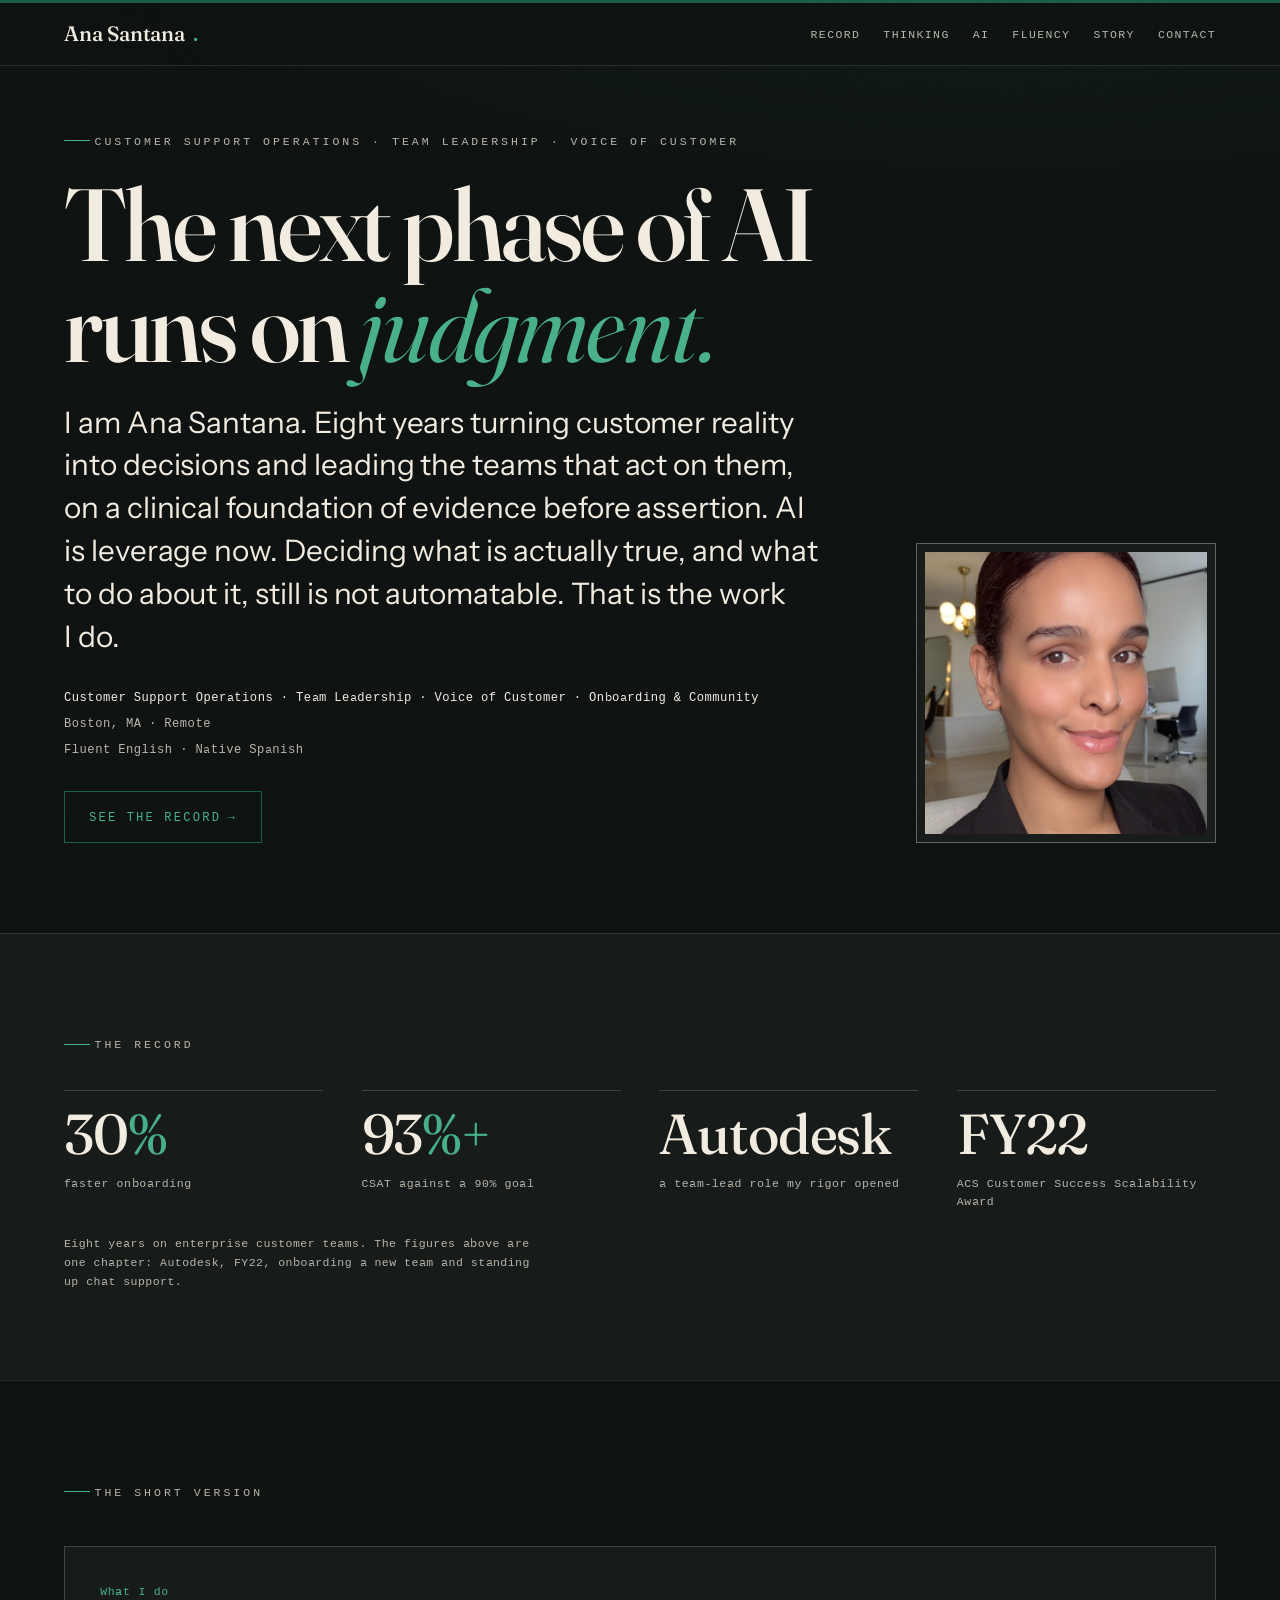
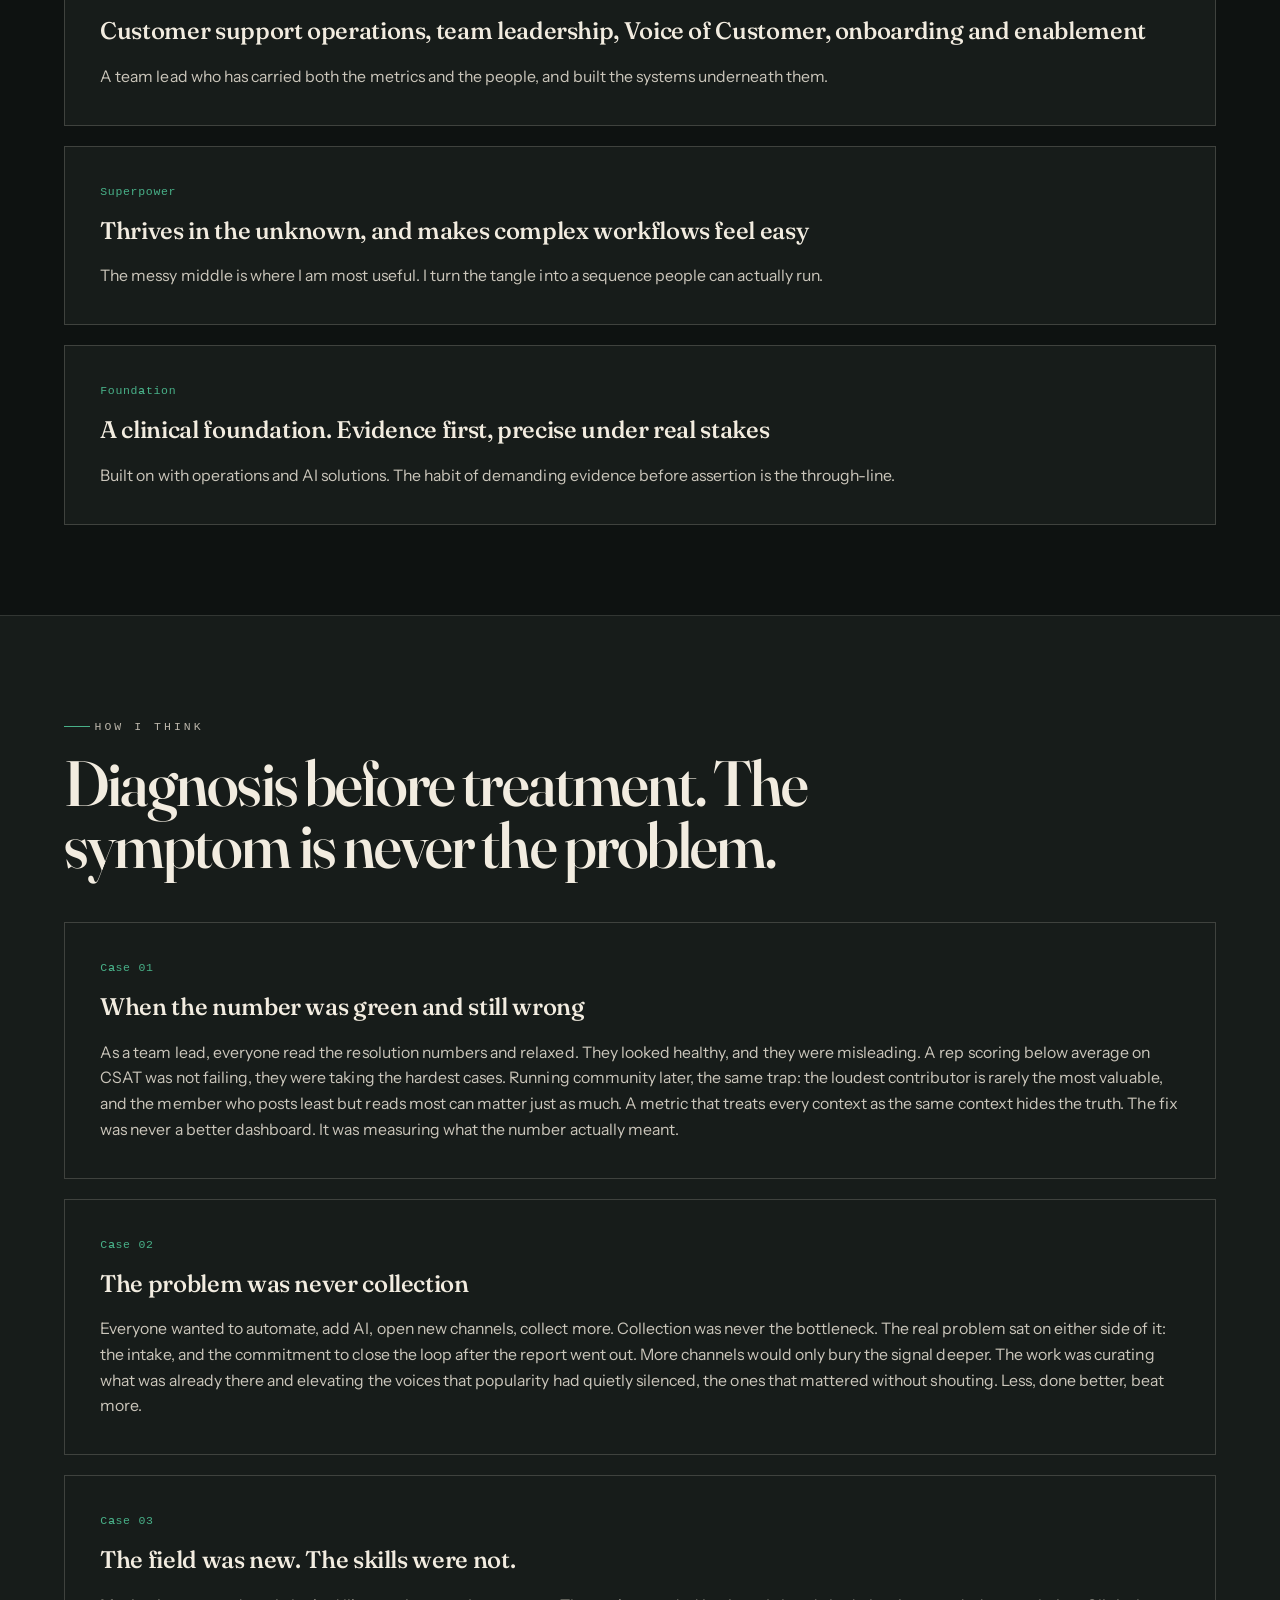
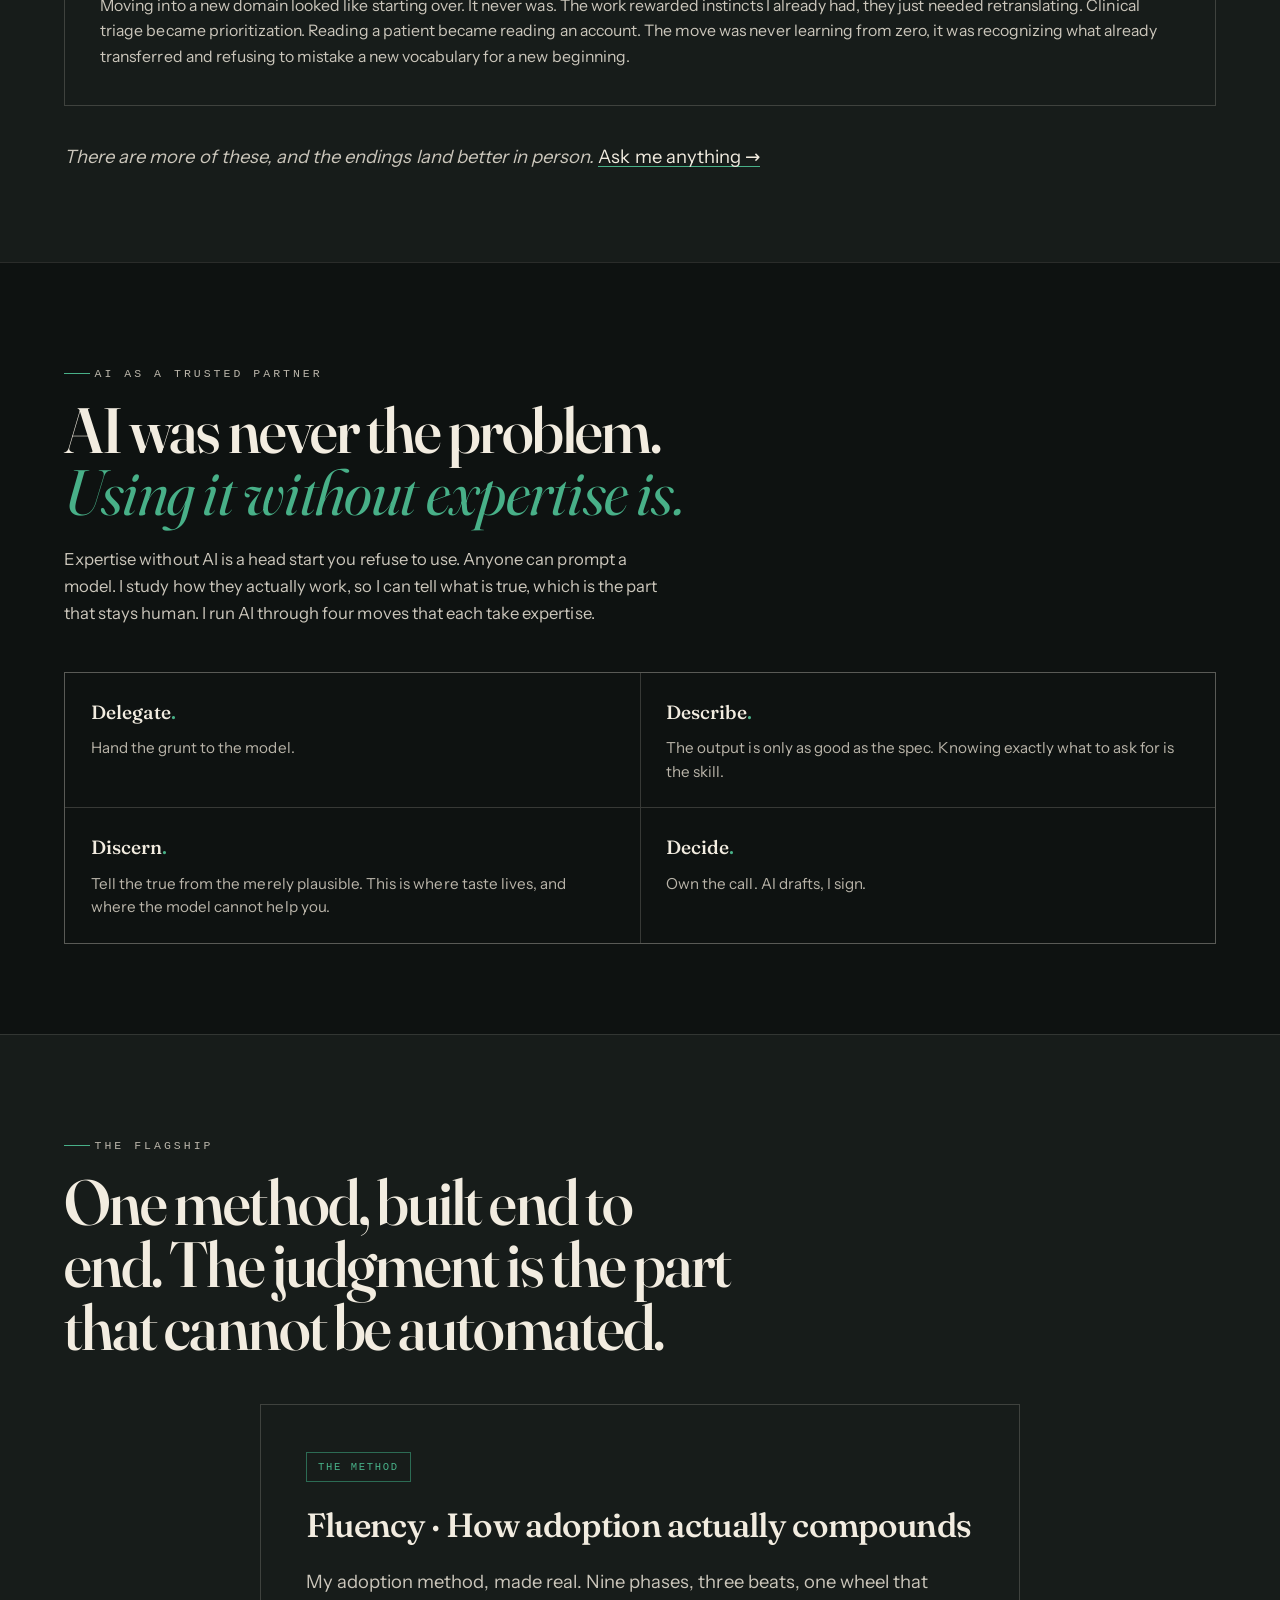
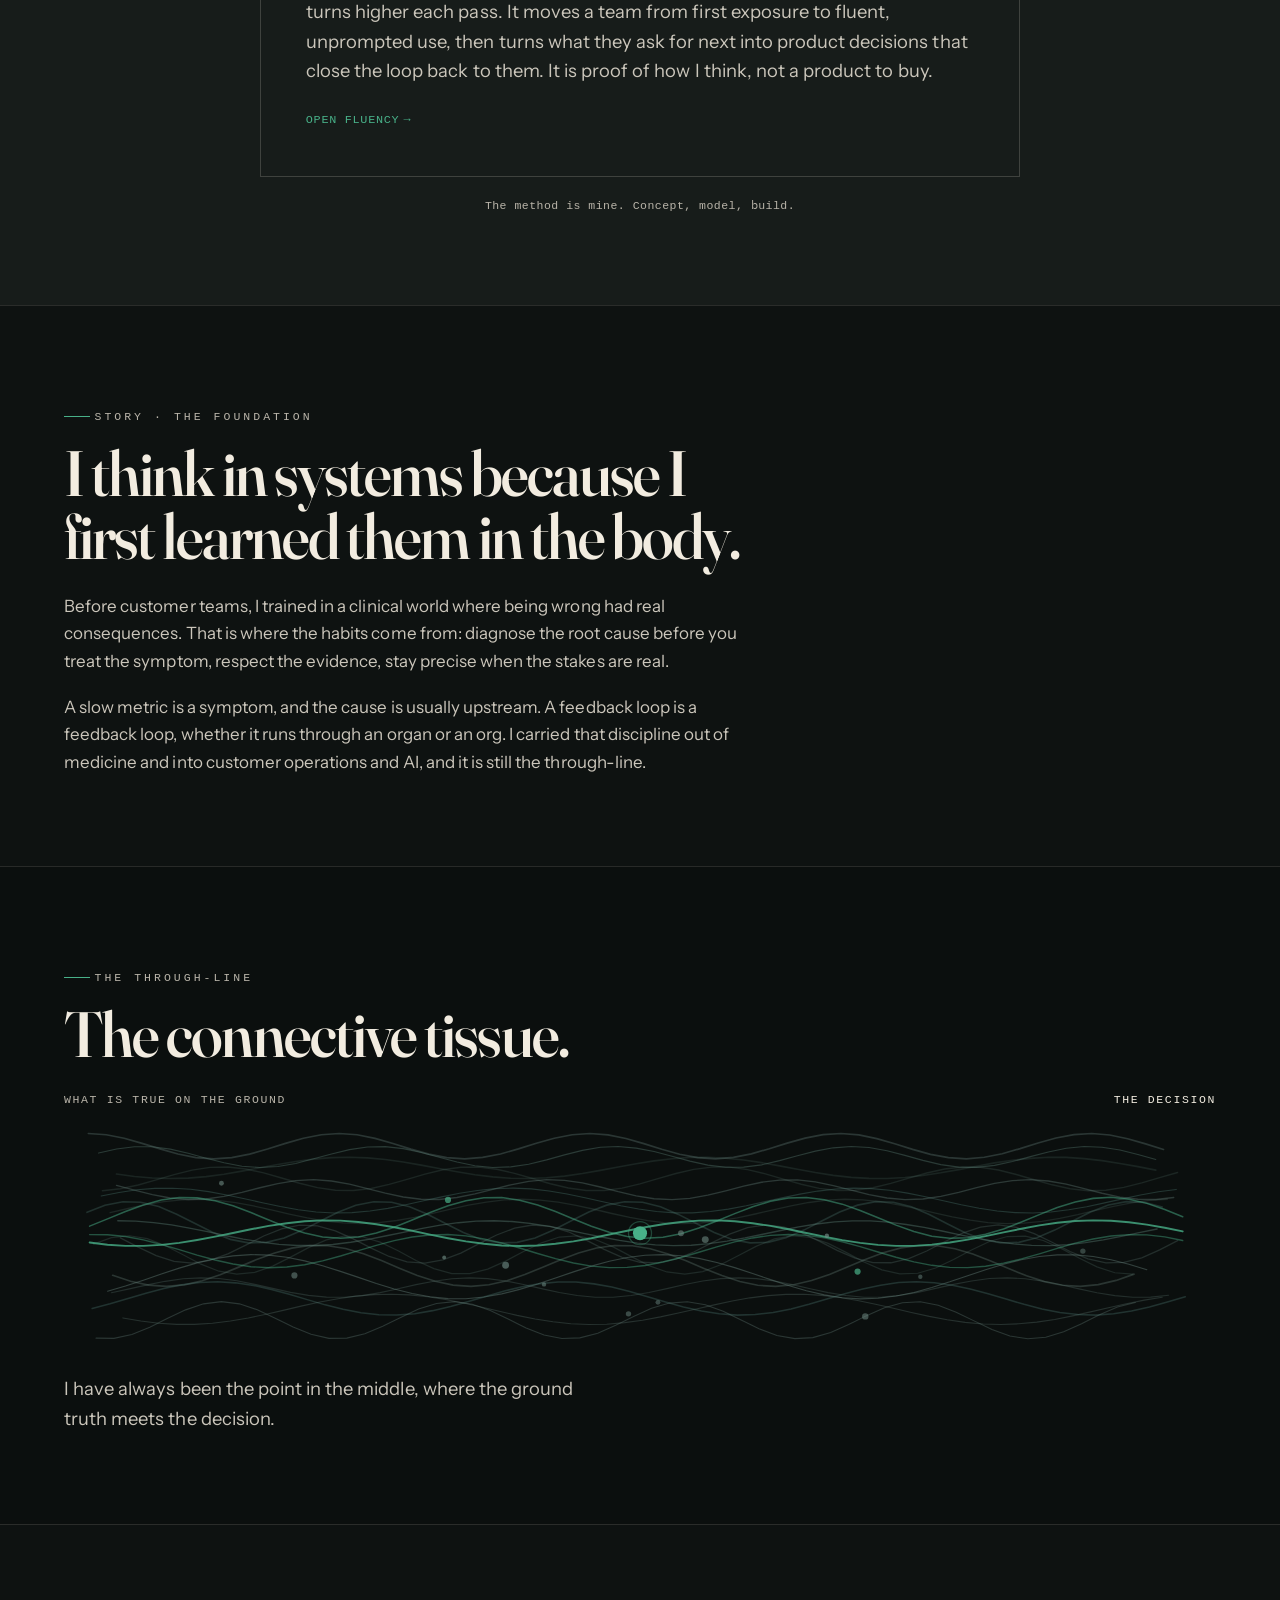
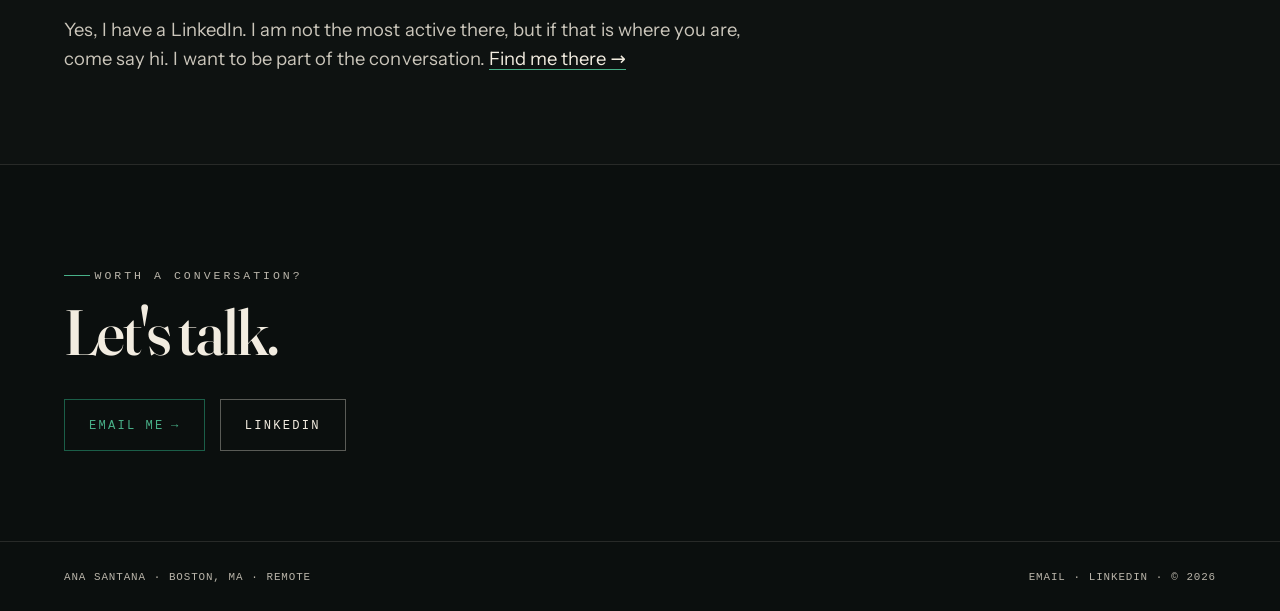
<file: index.html>
<!doctype html>
<html lang="en">
<head>
<meta charset="utf-8">
<meta name="viewport" content="width=device-width, initial-scale=1">
<link rel="icon" href="/favicon.svg" type="image/svg+xml">
<title>Ana Santana · Customer Support Operations · Team Leadership · Voice of Customer</title>
<script>document.documentElement.classList.add('js')</script>
<meta name="description" content="Ana Santana. Customer support operations, team leadership, and Voice-of-Customer professional, with AI as leverage. Eight years turning customer reality into decisions and leading the teams that act on them, on a clinical foundation of evidence before assertion.">
<link rel="canonical" href="https://anasantana.me/">
<meta property="og:title" content="Ana Santana · Customer Support Operations · Team Leadership · Voice of Customer">
<meta property="og:description" content="The next phase of AI runs on judgment. Ana leads customer teams and Voice-of-Customer work, turning messy customer signal into decisions people can act on, and builds the judgment into the tool.">
<meta property="og:type" content="profile">
<meta property="og:url" content="https://anasantana.me/">
<meta property="og:image" content="https://anasantana.me/og/index.png">
<meta property="og:image:width" content="1200">
<meta property="og:image:height" content="630">
<meta property="og:image:alt" content="Ana Santana. The next phase of AI runs on judgment. That is the part I am built for.">
<meta name="twitter:card" content="summary_large_image">
<meta name="twitter:title" content="Ana Santana · The next phase of AI runs on judgment">
<meta name="twitter:description" content="Ana leads customer teams and Voice-of-Customer work, turning messy customer signal into decisions people can act on.">
<meta name="twitter:image" content="https://anasantana.me/og/index.png">
<script type="application/ld+json">
{
  "@context":"https://schema.org",
  "@type":"Person",
  "name":"Ana Santana",
  "jobTitle":"Customer Support Operations · Team Leadership · Voice of Customer",
  "url":"https://anasantana.me",
  "email":"mailto:hello@anasantana.me",
  "sameAs":["https://www.linkedin.com/in/ana-santana-dot-me/"],
  "address":{"@type":"PostalAddress","addressLocality":"Boston","addressRegion":"MA"},
  "knowsLanguage":["English","Spanish"],
  "description":"Bilingual team leader and Voice-of-Customer professional. Leads the teams that turn messy customer signal into decisions people can act on, and builds the judgment into the tool. A clinical foundation of evidence before assertion, eight years on enterprise customer teams including a team lead role, and AI as leverage."
}
</script>
<link rel="stylesheet" href="/assets/styles.css">
</head>
<body id="top">
<a class="skip" href="#main">Skip to content</a>

<header class="nav">
  <div class="nav__inner">
    <a class="brand" href="#top">Ana Santana<span class="dot">.</span></a>
    <button class="nav__toggle" aria-expanded="false" aria-controls="navlinks">Menu</button>
    <nav class="nav__links" id="navlinks" aria-label="Primary">
      <a href="#proof">Record</a>
      <a href="#think">Thinking</a>
      <a href="#ai">AI</a>
      <a href="/fluency/">Fluency</a>
      <a href="#story">Story</a>
      <a href="#contact">Contact</a>
    </nav>
  </div>
</header>

<main id="main">

  <!-- HERO -->
  <section class="section" style="padding-top: clamp(2.5rem, 6vh, 5rem);">
    <div class="wrap">
      <div class="grid hero__grid" style="align-items: end;">
        <div class="hero__copy">
          <span class="kicker" data-reveal>Customer Support Operations · Team Leadership · Voice of Customer</span>
          <h1 class="display" style="margin-top: 1.5rem; max-width: 16ch;" data-reveal data-delay="1">The next phase of AI runs on <em>judgment.</em></h1>
          <p class="lede" style="margin-top: 1.6rem; max-width: 54ch;" data-reveal data-delay="2">I am Ana Santana. Eight years turning customer reality into decisions and leading the teams that act on them, on a clinical foundation of evidence before assertion. AI is leverage now. Deciding what is actually true, and what to do about it, still is not automatable. That is the work I do.</p>
          <div style="margin-top: 1.8rem; display: flex; flex-direction: column; gap: 0.4rem;" data-reveal data-delay="2">
            <span class="mono" style="font-size: 0.76rem; letter-spacing: 0.04em; color: var(--bone);">Customer Support Operations · Team Leadership · Voice of Customer · Onboarding &amp; Community</span>
            <span class="mono muted" style="font-size: 0.76rem; letter-spacing: 0.04em;">Boston, MA · Remote</span>
            <span class="mono muted" style="font-size: 0.76rem; letter-spacing: 0.04em;">Fluent English · Native Spanish</span>
          </div>
          <a class="btn btn--green" style="margin-top: 2rem;" href="#proof" data-reveal data-delay="2">See the record <span class="arw">→</span></a>
        </div>
        <div class="hero__portrait" data-reveal data-delay="1">
          <img class="hero__img" src="/ana-headshot.jpg" width="300" height="300" alt="Ana Santana">
        </div>
      </div>
    </div>
  </section>

  <!-- PROOF BAND -->
  <section class="section proofband" id="proof" aria-label="The record">
    <div class="wrap">
      <span class="kicker" data-reveal>The record</span>
      <div class="proofband__row" data-reveal data-delay="1">
        <div class="proofband__item">
          <div class="proofband__n">30<span class="u">%</span></div>
          <div class="proofband__l">faster onboarding</div>
        </div>
        <div class="proofband__item">
          <div class="proofband__n">93<span class="u">%+</span></div>
          <div class="proofband__l">CSAT against a 90% goal</div>
        </div>
        <div class="proofband__item">
          <div class="proofband__n">Autodesk</div>
          <div class="proofband__l">a team-lead role my rigor opened</div>
        </div>
        <div class="proofband__item">
          <div class="proofband__n">FY22</div>
          <div class="proofband__l">ACS Customer Success Scalability Award</div>
        </div>
      </div>
      <p class="mono muted" style="margin-top: 1.6rem; font-size: 0.72rem; letter-spacing: 0.04em; max-width: 68ch;" data-reveal data-delay="2">Eight years on enterprise customer teams. The figures above are one chapter: Autodesk, FY22, onboarding a new team and standing up chat support.</p>
    </div>
  </section>

  <!-- THE BRIEF -->
  <section class="section" aria-label="The brief">
    <div class="wrap">
      <h2 class="kicker" data-reveal>The short version</h2>
      <div class="cases" data-reveal data-delay="1">
        <article class="case">
          <div class="n">What I do</div>
          <h3>Customer support operations, team leadership, Voice of Customer, onboarding and enablement</h3>
          <p>A team lead who has carried both the metrics and the people, and built the systems underneath them.</p>
        </article>
        <article class="case">
          <div class="n">Superpower</div>
          <h3>Thrives in the unknown, and makes complex workflows feel easy</h3>
          <p>The messy middle is where I am most useful. I turn the tangle into a sequence people can actually run.</p>
        </article>
        <article class="case">
          <div class="n">Foundation</div>
          <h3>A clinical foundation. Evidence first, precise under real stakes</h3>
          <p>Built on with operations and AI solutions. The habit of demanding evidence before assertion is the through-line.</p>
        </article>
      </div>
    </div>
  </section>

  <!-- HOW I THINK -->
  <section class="section surface" id="think" aria-label="How I think">
    <div class="wrap">
      <span class="kicker" data-reveal>How I think</span>
      <div class="grid" style="margin-top: 1rem;">
        <h2 class="display" style="grid-column: 1 / span 10;" data-reveal>Diagnosis before treatment. The symptom is never the problem.</h2>
      </div>
      <div class="cases" data-reveal data-delay="1">
        <article class="case">
          <div class="n">Case 01</div>
          <h3>When the number was green and still wrong</h3>
          <p>As a team lead, everyone read the resolution numbers and relaxed. They looked healthy, and they were misleading. A rep scoring below average on CSAT was not failing, they were taking the hardest cases. Running community later, the same trap: the loudest contributor is rarely the most valuable, and the member who posts least but reads most can matter just as much. A metric that treats every context as the same context hides the truth. The fix was never a better dashboard. It was measuring what the number actually meant.</p>
        </article>
        <article class="case">
          <div class="n">Case 02</div>
          <h3>The problem was never collection</h3>
          <p>Everyone wanted to automate, add AI, open new channels, collect more. Collection was never the bottleneck. The real problem sat on either side of it: the intake, and the commitment to close the loop after the report went out. More channels would only bury the signal deeper. The work was curating what was already there and elevating the voices that popularity had quietly silenced, the ones that mattered without shouting. Less, done better, beat more.</p>
        </article>
        <article class="case">
          <div class="n">Case 03</div>
          <h3>The field was new. The skills were not.</h3>
          <p>Moving into a new domain looked like starting over. It never was. The work rewarded instincts I already had, they just needed retranslating. Clinical triage became prioritization. Reading a patient became reading an account. The move was never learning from zero, it was recognizing what already transferred and refusing to mistake a new vocabulary for a new beginning.</p>
        </article>
      </div>
      <p class="invite" data-reveal data-delay="1"><em>There are more of these, and the endings land better in person.</em> <a class="tlink" href="mailto:hello@anasantana.me">Ask me anything →</a></p>
    </div>
  </section>

  <!-- AI AS JUDGMENT -->
  <section class="section" id="ai" aria-label="AI as judgment">
    <div class="wrap">
      <span class="kicker" data-reveal>AI as a trusted partner</span>
      <div class="grid" style="margin-top: 1rem;">
        <h2 class="display" style="grid-column: 1 / span 10;" data-reveal>AI was never the problem. <em>Using it without expertise is.</em></h2>
      </div>
      <p class="dim" style="margin-top: 1.4rem; max-width: 54ch; font-size: 1.04rem;" data-reveal data-delay="1">Expertise without AI is a head start you refuse to use. Anyone can prompt a model. I study how they actually work, so I can tell what is true, which is the part that stays human. I run AI through four moves that each take expertise.</p>
      <div class="moves" data-reveal data-delay="1">
        <div class="move"><h3>Delegate<span class="dot">.</span></h3><p>Hand the grunt to the model.</p></div>
        <div class="move"><h3>Describe<span class="dot">.</span></h3><p>The output is only as good as the spec. Knowing exactly what to ask for is the skill.</p></div>
        <div class="move"><h3>Discern<span class="dot">.</span></h3><p>Tell the true from the merely plausible. This is where taste lives, and where the model cannot help you.</p></div>
        <div class="move"><h3>Decide<span class="dot">.</span></h3><p>Own the call. AI drafts, I sign.</p></div>
      </div>
    </div>
  </section>

  <!-- THE FLUENCY FLAGSHIP -->
  <section class="section surface" aria-label="The flagship">
    <div class="wrap">
      <span class="kicker" data-reveal>The flagship</span>
      <div class="grid" style="margin-top: 1rem;">
        <h2 class="display" style="grid-column: 1 / span 10;" data-reveal>One method, built end to end. The judgment is the part that cannot be automated.</h2>
      </div>
      <div class="flagship" data-reveal data-delay="1">
        <a class="flag-card" href="/fluency/">
          <span class="tag">The method</span>
          <h3>Fluency · How adoption actually compounds</h3>
          <p>My adoption method, made real. Nine phases, three beats, one wheel that turns higher each pass. It moves a team from first exposure to fluent, unprompted use, then turns what they ask for next into product decisions that close the loop back to them. It is proof of how I think, not a product to buy.</p>
          <span class="go">Open Fluency <span class="arw">→</span></span>
        </a>
        <p class="provenance">The method is mine. Concept, model, build.</p>
      </div>
    </div>
  </section>

  <!-- ORIGIN STORY -->
  <section class="section" id="story" aria-label="The foundation">
    <div class="wrap">
      <span class="kicker" data-reveal>Story · the foundation</span>
      <div class="grid" style="margin-top: 1rem;">
        <h2 class="display" style="grid-column: 1 / span 10;" data-reveal>I think in systems because I first learned them in the body.</h2>
      </div>
      <div class="prose" style="margin-top: 1.6rem;" data-reveal data-delay="1">
        <p style="font-size: 1.06rem;">Before customer teams, I trained in a clinical world where being wrong had real consequences. That is where the habits come from: diagnose the root cause before you treat the symptom, respect the evidence, stay precise when the stakes are real.</p>
        <p style="font-size: 1.06rem;">A slow metric is a symptom, and the cause is usually upstream. A feedback loop is a feedback loop, whether it runs through an organ or an org. I carried that discipline out of medicine and into customer operations and AI, and it is still the through-line.</p>
      </div>
    </div>
  </section>

  <!-- CONNECTIVE TISSUE BAND -->
  <section class="section tissue-band" aria-label="The connective tissue">
    <div class="wrap">
      <span class="kicker" data-reveal>The through-line</span>
      <div class="grid" style="margin-top: 1rem; margin-bottom: 1.5rem;">
        <h2 class="display" style="grid-column: 1 / span 9;" data-reveal>The connective tissue.</h2>
      </div>
      <div data-reveal data-delay="1">
        <div class="tissue-poles"><span>what is true on the ground</span><span class="r">the decision</span></div>
        <svg class="fibers" viewBox="0 0 900 180" width="100%" role="img" aria-label="A woven mesh of connective-tissue fibers with a single green cell at its centre."><path d="M19 12.1 L33 13.1 L47 15.8 L61 19.8 L75 24.1 L89 28.1 L103 30.9 L117 31.9 L131 30.9 L145 28.2 L159 24.2 L173 19.8 L187 15.8 L201 13.1 L215 12.1 L229 13.1 L243 15.9 L257 19.9 L271 24.3 L285 28.2 L299 30.9 L313 31.9 L327 30.8 L341 28.1 L355 24.1 L369 19.7 L383 15.8 L397 13.1 L411 12.1 L425 13.2 L439 16.0 L453 20.0 L467 24.4 L481 28.3 L495 31.0 L509 31.9 L523 30.8 L537 28.0 L551 24.0 L565 19.6 L579 15.7 L593 13.0 L607 12.1 L621 13.2 L635 16.1 L649 20.1 L663 24.5 L677 28.4 L691 31.0 L705 31.9 L719 30.7 L733 27.9 L747 23.9 L761 19.5 L775 15.6 L789 13.0 L803 12.1 L817 13.3 L831 16.2 L845 20.2 L859 24.6" fill="none" stroke="#6E8A83" stroke-width="1.30" opacity="0.32" stroke-linecap="round"/><path d="M27 27.4 L41 24.2 L55 22.5 L69 22.5 L83 24.3 L97 27.5 L111 31.4 L125 35.0 L139 37.7 L153 38.7 L167 37.9 L181 35.5 L195 31.9 L209 28.1 L223 24.7 L237 22.7 L251 22.4 L265 23.9 L279 26.9 L293 30.6 L307 34.4 L321 37.3 L335 38.7 L349 38.2 L363 36.1 L377 32.7 L391 28.8 L405 25.3 L419 22.9 L433 22.3 L447 23.5 L461 26.2 L475 29.9 L489 33.7 L503 36.8 L517 38.5 L531 38.4 L545 36.6 L559 33.3 L573 29.5 L587 25.9 L601 23.3 L615 22.3 L629 23.1 L643 25.6 L657 29.2 L671 33.1 L685 36.4 L699 38.4 L713 38.6 L727 37.0 L741 34.0 L755 30.2 L769 26.5 L783 23.6 L797 22.3 L811 22.8 L825 25.0 L839 28.5 L853 32.4" fill="none" stroke="#5E8078" stroke-width="0.87" opacity="0.38" stroke-linecap="round"/><path d="M41 43.8 L55 45.7 L69 46.9 L83 47.3 L97 47.0 L111 45.8 L125 43.9 L139 41.5 L153 38.9 L167 36.3 L181 34.0 L195 32.1 L209 31.0 L223 30.7 L237 31.2 L251 32.4 L265 34.4 L279 36.8 L293 39.4 L307 42.0 L321 44.3 L335 46.0 L349 47.1 L363 47.3 L377 46.7 L391 45.4 L405 43.4 L419 40.9 L433 38.3 L447 35.7 L461 33.5 L475 31.8 L489 30.8 L503 30.7 L517 31.4 L531 32.8 L545 34.9 L559 37.4 L573 40.0 L587 42.6 L601 44.8 L615 46.4 L629 47.2 L643 47.3 L657 46.5 L671 44.9 L685 42.8 L699 40.3 L713 37.7 L727 35.1 L741 33.0 L755 31.5 L769 30.7 L783 30.8 L797 31.7 L811 33.3 L825 35.5 L839 38.0 L853 40.7" fill="none" stroke="#5E8078" stroke-width="1.27" opacity="0.19" stroke-linecap="round"/><path d="M30 56.8 L44 55.3 L58 52.3 L72 48.3 L86 44.2 L100 40.7 L114 38.6 L128 38.3 L142 39.8 L156 42.9 L170 46.9 L184 51.0 L198 54.4 L212 56.5 L226 56.7 L240 55.1 L254 51.9 L268 47.9 L282 43.8 L296 40.4 L310 38.5 L324 38.3 L338 40.0 L352 43.3 L366 47.3 L380 51.4 L394 54.7 L408 56.6 L422 56.6 L436 54.8 L450 51.5 L464 47.4 L478 43.4 L492 40.1 L506 38.4 L520 38.4 L534 40.3 L548 43.7 L562 47.8 L576 51.8 L590 55.0 L604 56.7 L618 56.5 L632 54.5 L646 51.1 L660 47.0 L674 43.0 L688 39.9 L702 38.3 L716 38.5 L730 40.6 L744 44.1 L758 48.2 L772 52.2 L786 55.3 L800 56.8 L814 56.4 L828 54.2 L842 50.7 L856 46.6 L870 42.6" fill="none" stroke="#5E8078" stroke-width="1.11" opacity="0.20" stroke-linecap="round"/><path d="M41 52.7 L55 56.3 L69 59.8 L83 62.5 L97 63.8 L111 63.3 L125 61.3 L139 58.1 L153 54.5 L167 51.2 L181 48.9 L195 48.2 L209 49.2 L223 51.7 L237 55.1 L251 58.7 L265 61.7 L279 63.5 L293 63.7 L307 62.1 L321 59.3 L335 55.7 L349 52.2 L363 49.5 L377 48.2 L391 48.7 L405 50.7 L419 53.9 L433 57.6 L447 60.9 L461 63.1 L475 63.8 L489 62.8 L503 60.3 L517 56.9 L531 53.3 L545 50.2 L559 48.5 L573 48.3 L587 49.9 L601 52.8 L615 56.4 L629 59.9 L643 62.5 L657 63.8 L671 63.3 L685 61.3 L699 58.1 L713 54.4 L727 51.1 L741 48.9 L755 48.2 L769 49.2 L783 51.7 L797 55.2 L811 58.8 L825 61.8 L839 63.5 L853 63.7 L867 62.1" fill="none" stroke="#6E8A83" stroke-width="1.04" opacity="0.34" stroke-linecap="round"/><path d="M29 60.9 L43 58.2 L57 56.1 L71 55.0 L85 54.9 L99 55.7 L113 57.5 L127 60.1 L141 63.1 L155 66.2 L169 69.2 L183 71.7 L197 73.4 L211 74.2 L225 73.9 L239 72.7 L253 70.6 L267 67.8 L281 64.7 L295 61.6 L309 58.8 L323 56.6 L337 55.2 L351 54.8 L365 55.4 L379 57.0 L393 59.4 L407 62.3 L421 65.4 L435 68.5 L449 71.1 L463 73.1 L477 74.1 L491 74.1 L505 73.1 L519 71.2 L533 68.6 L547 65.5 L561 62.4 L575 59.5 L589 57.1 L603 55.5 L617 54.8 L631 55.2 L645 56.5 L659 58.7 L673 61.5 L687 64.6 L701 67.8 L715 70.5 L729 72.6 L743 73.9 L757 74.2 L771 73.4 L785 71.7 L799 69.3 L813 66.3 L827 63.2 L841 60.2 L855 57.6 L869 55.8" fill="none" stroke="#4E7A72" stroke-width="0.85" opacity="0.37" stroke-linecap="round"/><path d="M36 74.0 L50 70.7 L64 67.7 L78 65.3 L92 63.9 L106 63.5 L120 64.3 L134 66.1 L148 68.7 L162 71.8 L176 75.1 L190 78.1 L204 80.5 L218 82.0 L232 82.5 L246 81.8 L260 80.1 L274 77.6 L288 74.5 L302 71.2 L316 68.1 L330 65.7 L344 64.0 L358 63.5 L372 64.1 L386 65.7 L400 68.2 L414 71.3 L428 74.6 L442 77.6 L456 80.2 L470 81.9 L484 82.5 L498 82.0 L512 80.4 L526 78.0 L540 75.0 L554 71.7 L568 68.6 L582 66.0 L596 64.2 L610 63.5 L624 63.9 L638 65.4 L652 67.8 L666 70.8 L680 74.1 L694 77.2 L708 79.8 L722 81.7 L736 82.5 L750 82.2 L764 80.8 L778 78.4 L792 75.5 L806 72.2 L820 69.0 L834 66.3 L848 64.4 L862 63.5" fill="none" stroke="#5E8078" stroke-width="1.03" opacity="0.21" stroke-linecap="round"/><path d="M18 73.7 L32 68.2 L46 65.4 L60 65.8 L74 69.2 L88 75.2 L102 82.3 L116 89.3 L130 94.8 L144 97.6 L158 97.2 L172 93.7 L186 87.8 L200 80.6 L214 73.6 L228 68.2 L242 65.4 L256 65.8 L270 69.3 L284 75.2 L298 82.4 L312 89.4 L326 94.9 L340 97.6 L354 97.2 L368 93.7 L382 87.7 L396 80.5 L410 73.5 L424 68.1 L438 65.4 L452 65.8 L466 69.4 L480 75.3 L494 82.5 L508 89.5 L522 94.9 L536 97.6 L550 97.2 L564 93.6 L578 87.6 L592 80.4 L606 73.5 L620 68.1 L634 65.3 L648 65.8 L662 69.4 L676 75.4 L690 82.6 L704 89.6 L718 94.9 L732 97.7 L746 97.2 L760 93.6 L774 87.6 L788 80.4 L802 73.4 L816 68.0 L830 65.3 L844 65.9 L858 69.5" fill="none" stroke="#4E7A72" stroke-width="1.28" opacity="0.32" stroke-linecap="round"/><path d="M42 80.3 L56 80.6 L70 81.7 L84 83.5 L98 86.0 L112 88.8 L126 91.8 L140 94.6 L154 96.9 L168 98.7 L182 99.6 L196 99.6 L210 98.8 L224 97.1 L238 94.8 L252 92.0 L266 89.1 L280 86.2 L294 83.7 L308 81.8 L322 80.6 L336 80.3 L350 80.9 L364 82.3 L378 84.5 L392 87.1 L406 90.1 L420 93.0 L434 95.6 L448 97.7 L462 99.1 L476 99.7 L490 99.4 L504 98.2 L518 96.2 L532 93.7 L546 90.8 L560 87.9 L574 85.1 L588 82.8 L602 81.2 L616 80.4 L630 80.4 L644 81.4 L658 83.2 L672 85.5 L686 88.3 L700 91.3 L714 94.1 L728 96.6 L742 98.4 L756 99.5 L770 99.7 L784 99.0 L798 97.4 L812 95.2 L826 92.5 L840 89.6 L854 86.7" fill="none" stroke="#5E8078" stroke-width="1.06" opacity="0.41" stroke-linecap="round"/><path d="M44 93.7 L58 100.9 L72 107.5 L86 112.1 L100 113.4 L114 111.3 L128 106.2 L142 99.3 L156 92.2 L170 86.6 L184 83.7 L198 84.3 L212 88.2 L226 94.5 L240 101.7 L254 108.2 L268 112.4 L282 113.4 L296 110.9 L310 105.5 L324 98.4 L338 91.4 L352 86.1 L366 83.6 L380 84.6 L394 88.9 L408 95.4 L422 102.6 L436 108.9 L450 112.7 L464 113.2 L478 110.3 L492 104.7 L506 97.6 L520 90.7 L534 85.6 L548 83.6 L562 85.0 L576 89.6 L590 96.2 L604 103.4 L618 109.5 L632 113.0 L646 113.1 L660 109.8 L674 103.9 L688 96.7 L702 89.9 L716 85.2 L730 83.5 L744 85.4 L758 90.3 L772 97.1 L786 104.3 L800 110.1 L814 113.2 L828 112.8 L842 109.2 L856 103.0 L870 95.8" fill="none" stroke="#6E8A83" stroke-width="1.01" opacity="0.25" stroke-linecap="round"/><path d="M23 98.5 L37 93.5 L51 92.0 L65 94.2 L79 99.6 L93 106.9 L107 114.2 L121 119.7 L135 122.0 L149 120.6 L163 115.7 L177 108.7 L191 101.3 L205 95.2 L219 92.2 L233 92.8 L247 97.0 L261 103.7 L275 111.3 L289 117.7 L303 121.5 L317 121.6 L331 118.1 L345 111.8 L359 104.3 L373 97.5 L387 93.0 L401 92.1 L415 94.9 L429 100.7 L443 108.1 L457 115.3 L471 120.3 L485 122.0 L499 120.0 L513 114.7 L527 107.4 L541 100.1 L555 94.5 L569 92.0 L583 93.3 L597 98.0 L611 105.0 L625 112.5 L639 118.6 L653 121.8 L667 121.3 L681 117.2 L695 110.6 L709 103.1 L723 96.5 L737 92.6 L751 92.3 L765 95.7 L779 101.9 L793 109.4 L807 116.3 L821 120.9 L835 121.9" fill="none" stroke="#5E8078" stroke-width="0.96" opacity="0.23" stroke-linecap="round"/><path d="M38 122.9 L52 127.5 L66 130.6 L80 131.6 L94 130.4 L108 127.2 L122 122.4 L136 116.7 L150 110.8 L164 105.6 L178 101.7 L192 99.6 L206 99.8 L220 102.0 L234 106.1 L248 111.4 L262 117.3 L276 123.0 L290 127.6 L304 130.6 L318 131.6 L332 130.3 L346 127.1 L360 122.3 L374 116.6 L388 110.7 L402 105.5 L416 101.6 L430 99.6 L444 99.8 L458 102.1 L472 106.2 L486 111.6 L500 117.5 L514 123.1 L528 127.7 L542 130.7 L556 131.6 L570 130.3 L584 127.0 L598 122.2 L612 116.4 L626 110.5 L640 105.3 L654 101.5 L668 99.6 L682 99.8 L696 102.2 L710 106.3 L724 111.7 L738 117.6 L752 123.3 L766 127.8 L780 130.7 L794 131.6 L808 130.2 L822 126.9 L836 122.0" fill="none" stroke="#6E8A83" stroke-width="1.29" opacity="0.31" stroke-linecap="round"/><path d="M34 135.3 L48 131.3 L62 126.7 L76 121.9 L90 117.3 L104 113.2 L118 109.9 L132 107.7 L146 106.7 L160 107.1 L174 108.8 L188 111.6 L202 115.4 L216 119.8 L230 124.5 L244 129.3 L258 133.6 L272 137.1 L286 139.7 L300 141.1 L314 141.2 L328 139.9 L342 137.4 L356 133.9 L370 129.7 L384 125.0 L398 120.2 L412 115.7 L426 111.9 L440 109.0 L454 107.2 L468 106.7 L482 107.6 L496 109.7 L510 112.9 L524 116.9 L538 121.5 L552 126.3 L566 130.9 L580 135.0 L594 138.2 L608 140.4 L622 141.3 L636 140.8 L650 139.1 L664 136.3 L678 132.4 L692 128.0 L706 123.2 L720 118.5 L734 114.2 L748 110.7 L762 108.2 L776 106.9 L790 106.9 L804 108.2 L818 110.7 L832 114.3 L846 118.5" fill="none" stroke="#6E8A83" stroke-width="0.88" opacity="0.41" stroke-linecap="round"/><path d="M37 136.5 L51 133.5 L65 130.4 L79 127.6 L93 125.6 L107 124.9 L121 125.4 L135 127.2 L149 130.0 L163 133.1 L177 136.2 L191 138.6 L205 139.9 L219 140.0 L233 138.8 L247 136.4 L261 133.4 L275 130.2 L289 127.5 L303 125.6 L317 124.9 L331 125.5 L345 127.3 L359 130.1 L373 133.3 L387 136.3 L401 138.7 L415 140.0 L429 140.0 L443 138.7 L457 136.3 L471 133.3 L485 130.1 L499 127.4 L513 125.5 L527 124.9 L541 125.5 L555 127.4 L569 130.2 L583 133.4 L597 136.4 L611 138.7 L625 140.0 L639 139.9 L653 138.6 L667 136.2 L681 133.1 L695 130.0 L709 127.3 L723 125.4 L737 124.9 L751 125.6 L765 127.5 L779 130.3 L793 133.5 L807 136.5 L821 138.8 L835 140.0 L849 139.9 L863 138.5" fill="none" stroke="#6E8A83" stroke-width="0.88" opacity="0.25" stroke-linecap="round"/><path d="M22 148.8 L36 145.2 L50 141.0 L64 136.9 L78 133.2 L92 130.3 L106 128.5 L120 128.0 L134 128.8 L148 130.8 L162 133.9 L176 137.7 L190 141.9 L204 146.0 L218 149.5 L232 152.2 L246 153.7 L260 153.9 L274 152.9 L288 150.5 L302 147.3 L316 143.3 L330 139.2 L344 135.2 L358 131.8 L372 129.4 L386 128.1 L400 128.2 L414 129.6 L428 132.1 L442 135.6 L456 139.6 L470 143.8 L484 147.6 L498 150.8 L512 153.0 L526 154.0 L540 153.6 L554 151.9 L568 149.2 L582 145.5 L596 141.4 L610 137.3 L624 133.6 L638 130.6 L652 128.6 L666 128.0 L680 128.7 L694 130.6 L708 133.6 L722 137.4 L736 141.5 L750 145.6 L764 149.2 L778 152.0 L792 153.6 L806 154.0 L820 153.0 L834 150.8 L848 147.6 L862 143.7 L876 139.6" fill="none" stroke="#4E7A72" stroke-width="1.21" opacity="0.34" stroke-linecap="round"/><path d="M46 156.2 L60 158.6 L74 160.3 L88 161.2 L102 161.2 L116 160.3 L130 158.6 L144 156.2 L158 153.3 L172 150.1 L186 146.8 L200 143.8 L214 141.2 L228 139.2 L242 138.0 L256 137.7 L270 138.2 L284 139.7 L298 141.8 L312 144.6 L326 147.7 L340 151.0 L354 154.2 L368 157.0 L382 159.2 L396 160.7 L410 161.3 L424 161.1 L438 159.9 L452 158.0 L466 155.4 L480 152.4 L494 149.2 L508 146.0 L522 143.0 L536 140.5 L550 138.8 L564 137.8 L578 137.7 L592 138.6 L606 140.2 L620 142.6 L634 145.5 L648 148.6 L662 151.9 L676 155.0 L690 157.6 L704 159.7 L718 161.0 L732 161.3 L746 160.8 L760 159.5 L774 157.4 L788 154.6 L802 151.5 L816 148.3 L830 145.1 L844 142.3 L858 140.0" fill="none" stroke="#6E8A83" stroke-width="0.86" opacity="0.28" stroke-linecap="round"/><path d="M25 172.0 L39 172.2 L53 169.1 L67 163.4 L81 156.5 L95 149.9 L109 145.2 L123 143.5 L137 145.2 L151 149.8 L165 156.4 L179 163.3 L193 169.0 L207 172.2 L221 172.0 L235 168.6 L249 162.7 L263 155.8 L277 149.3 L291 144.9 L305 143.5 L319 145.5 L333 150.4 L347 157.1 L361 164.0 L375 169.5 L389 172.3 L403 171.8 L417 168.1 L431 162.0 L445 155.0 L459 148.7 L473 144.6 L487 143.6 L501 145.9 L515 151.0 L529 157.8 L543 164.6 L557 169.9 L571 172.4 L585 171.6 L599 167.6 L613 161.4 L627 154.4 L641 148.2 L655 144.3 L669 143.6 L683 146.3 L697 151.7 L711 158.5 L725 165.2 L739 170.3 L753 172.5 L767 171.3 L781 167.0 L795 160.7 L809 153.7 L823 147.7 L837 144.1" fill="none" stroke="#6E8A83" stroke-width="0.86" opacity="0.32" stroke-linecap="round"/><path d="M20 97.3 L34 99.0 L48 99.9 L62 99.9 L76 99.1 L90 97.6 L104 95.3 L118 92.7 L132 89.8 L146 86.9 L160 84.3 L174 82.2 L188 80.7 L202 80.0 L216 80.2 L230 81.2 L244 83.0 L258 85.4 L272 88.1 L286 91.1 L300 93.9 L314 96.4 L328 98.3 L342 99.6 L356 100.0 L370 99.6 L384 98.3 L398 96.4 L412 93.9 L426 91.0 L440 88.1 L454 85.3 L468 83.0 L482 81.2 L496 80.2 L510 80.0 L524 80.7 L538 82.2 L552 84.3 L566 86.9 L580 89.8 L594 92.7 L608 95.4 L622 97.6 L636 99.1 L650 99.9 L664 99.9 L678 98.9 L692 97.3 L706 95.0 L720 92.3 L734 89.4 L748 86.5 L762 83.9 L776 81.9 L790 80.5 L804 80.0 L818 80.3 L832 81.5 L846 83.3 L860 85.8 L874 88.6" fill="none" stroke="#48B088" stroke-width="1.5" opacity="0.8" stroke-linecap="round"/><path d="M20 84.5 L34 78.8 L48 73.0 L62 67.9 L76 64.1 L90 62.2 L104 62.4 L118 64.6 L132 68.6 L146 73.9 L160 79.7 L174 85.3 L188 89.9 L202 92.9 L216 94.0 L230 92.9 L244 89.9 L258 85.3 L272 79.7 L286 73.8 L300 68.6 L314 64.6 L328 62.3 L342 62.2 L356 64.2 L370 67.9 L384 73.1 L398 78.9 L412 84.5 L426 89.3 L440 92.6 L454 94.0 L468 93.2 L482 90.4 L496 86.0 L510 80.5 L524 74.7 L538 69.3 L552 65.0 L566 62.5 L580 62.1 L594 63.8 L608 67.3 L622 72.3 L636 78.0 L650 83.7 L664 88.7 L678 92.3 L692 93.9 L706 93.5 L720 90.9 L734 86.7 L748 81.3 L762 75.5 L776 70.0 L790 65.6 L804 62.8 L818 62.0 L832 63.4 L846 66.7 L860 71.5 L874 77.2" fill="none" stroke="#48B088" stroke-width="1.2" opacity="0.5" stroke-linecap="round"/><path d="M20 91.1 L34 91.2 L48 92.6 L62 95.2 L76 98.8 L90 102.8 L104 107.1 L118 110.9 L132 114.1 L146 116.2 L160 117.0 L174 116.4 L188 114.6 L202 111.6 L216 107.8 L230 103.6 L244 99.5 L258 95.8 L272 93.0 L286 91.4 L300 91.0 L314 92.1 L328 94.4 L342 97.7 L356 101.6 L370 105.9 L384 109.9 L398 113.3 L412 115.7 L426 116.9 L440 116.7 L454 115.2 L468 112.5 L482 109.0 L496 104.9 L510 100.7 L524 96.8 L538 93.7 L552 91.7 L566 91.0 L580 91.7 L594 93.6 L608 96.7 L622 100.5 L636 104.7 L650 108.8 L664 112.4 L678 115.1 L692 116.7 L706 116.9 L720 115.8 L734 113.4 L748 110.1 L762 106.1 L776 101.8 L790 97.8 L804 94.5 L818 92.2 L832 91.1 L846 91.3 L860 92.9 L874 95.7" fill="none" stroke="#48B088" stroke-width="1.1" opacity="0.42" stroke-linecap="round"/><circle cx="501" cy="95" r="2.7" fill="#6E8A83" opacity="0.58"/><circle cx="123" cy="51" r="1.9" fill="#6E8A83" opacity="0.59"/><circle cx="796" cy="104" r="2.1" fill="#6E8A83" opacity="0.43"/><circle cx="441" cy="153" r="2.1" fill="#6E8A83" opacity="0.49"/><circle cx="180" cy="123" r="2.4" fill="#6E8A83" opacity="0.54"/><circle cx="596" cy="92" r="1.7" fill="#6E8A83" opacity="0.69"/><circle cx="345" cy="115" r="2.7" fill="#6E8A83" opacity="0.63"/><circle cx="297" cy="109" r="1.5" fill="#6E8A83" opacity="0.65"/><circle cx="464" cy="144" r="1.9" fill="#6E8A83" opacity="0.47"/><circle cx="482" cy="90" r="2.3" fill="#6E8A83" opacity="0.58"/><circle cx="669" cy="124" r="1.7" fill="#6E8A83" opacity="0.47"/><circle cx="375" cy="130" r="1.7" fill="#6E8A83" opacity="0.55"/><circle cx="626" cy="155" r="2.5" fill="#6E8A83" opacity="0.54"/><circle cx="300" cy="64" r="2.4" fill="#48B088" opacity="0.7"/><circle cx="620" cy="120" r="2.4" fill="#48B088" opacity="0.7"/><circle cx="450" cy="90" r="9" fill="none" stroke="#48B088" stroke-width="1" opacity="0.35"/><circle cx="450" cy="90" r="5.5" fill="#48B088"/></svg>
      </div>
      <p class="tissue-sub" data-reveal data-delay="1">I have always been the point in the middle, where the ground truth meets the decision.</p>
    </div>
  </section>

  <!-- LINKEDIN -->
  <section class="section" aria-label="LinkedIn">
    <div class="wrap">
      <p class="dim" style="max-width: 60ch;" data-reveal>Yes, I have a LinkedIn. I am not the most active there, but if that is where you are, come say hi. I want to be part of the conversation. <a class="tlink" href="https://www.linkedin.com/in/ana-santana-dot-me/" target="_blank" rel="noopener">Find me there →</a></p>
    </div>
  </section>

  <!-- CONTACT -->
  <section class="section well" id="contact" aria-label="Contact">
    <div class="wrap">
      <span class="kicker" data-reveal>Worth a conversation?</span>
      <div class="grid" style="margin-top: 1rem;">
        <h2 class="display" style="grid-column: 1 / span 9;" data-reveal>Let's talk.</h2>
      </div>
      <div class="contact-links" data-reveal data-delay="1">
        <a class="btn btn--green" href="mailto:hello@anasantana.me">Email me <span class="arw">→</span></a>
        <a class="btn" href="https://www.linkedin.com/in/ana-santana-dot-me/" target="_blank" rel="noopener">LinkedIn</a>
      </div>
    </div>
  </section>

</main>

<footer class="footer">
  <div class="wrap">
    <div class="footer__bar">
      <span>Ana Santana · Boston, MA · Remote</span>
      <span><a href="mailto:hello@anasantana.me">Email</a> · <a href="https://www.linkedin.com/in/ana-santana-dot-me/" target="_blank" rel="noopener">LinkedIn</a> · © <span data-year>2026</span></span>
    </div>
  </div>
</footer>

<script src="/assets/app.js"></script>
</body>
</html>
</file>
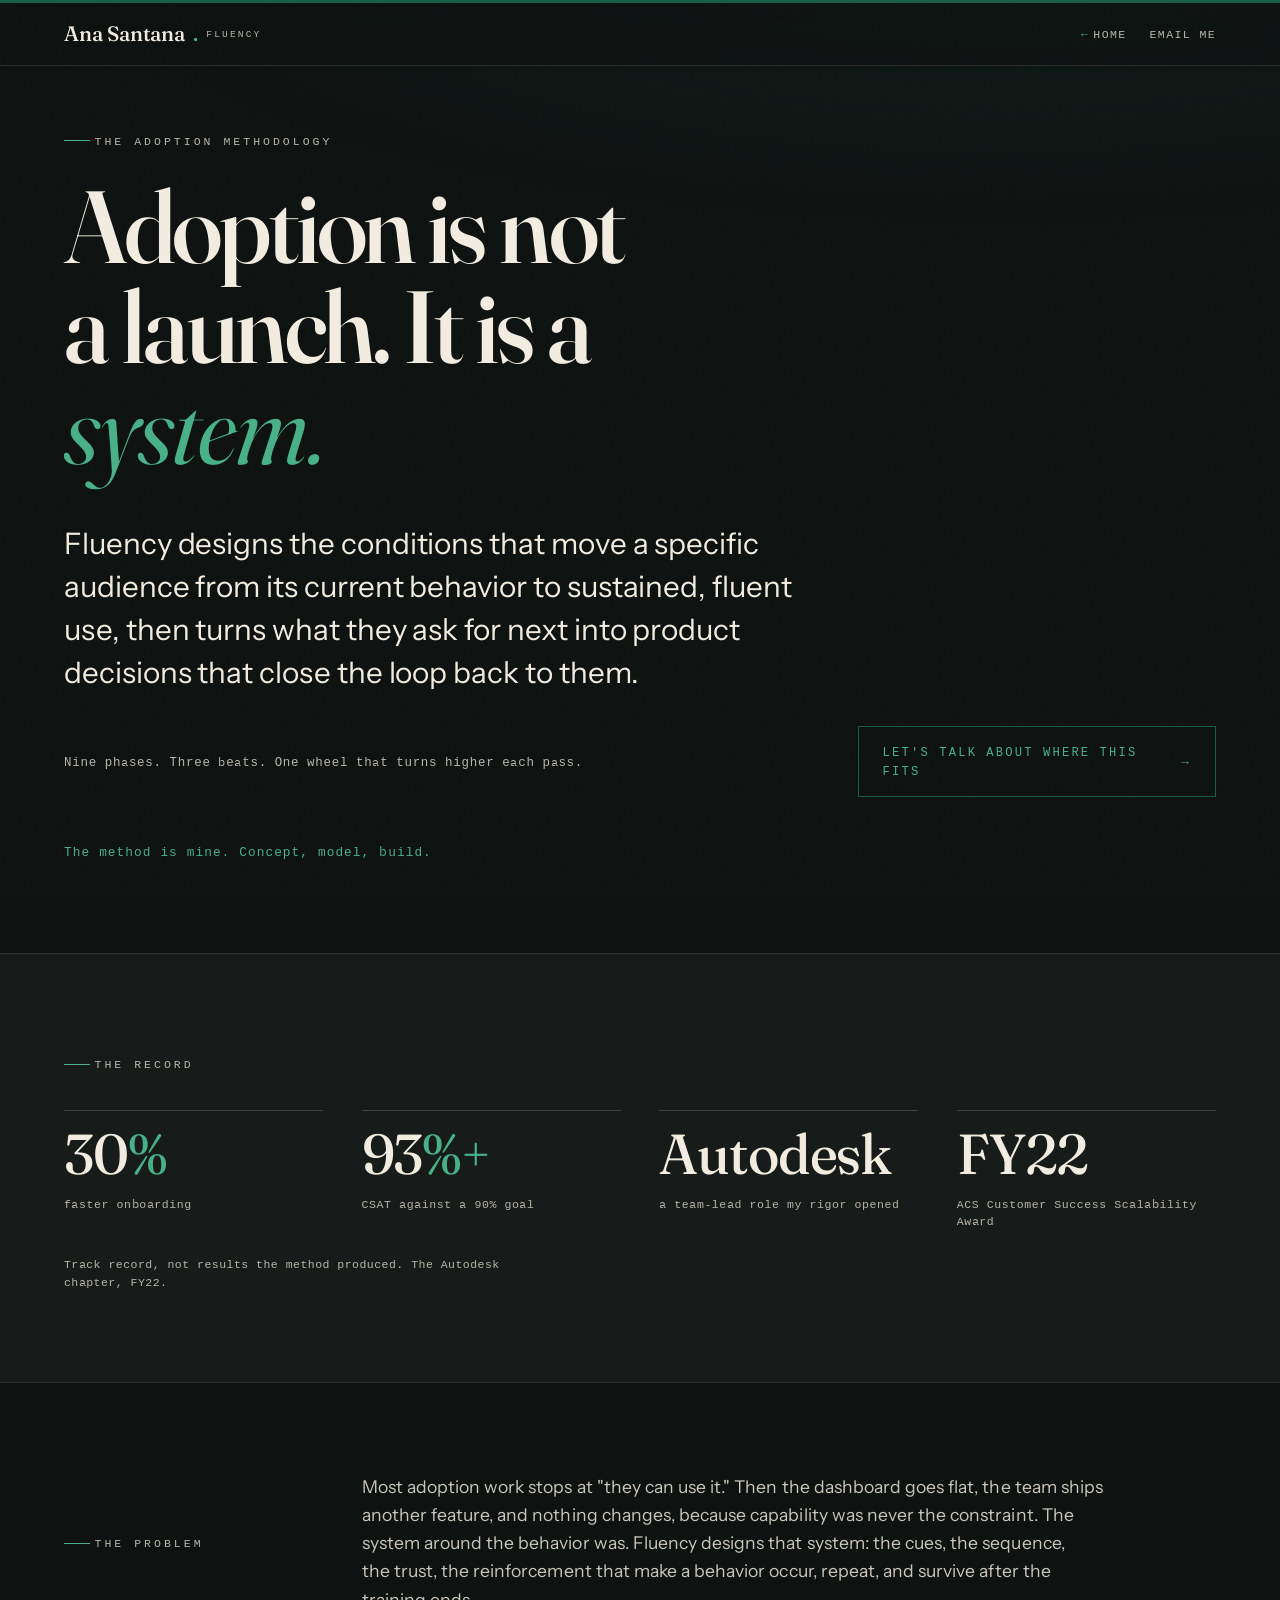
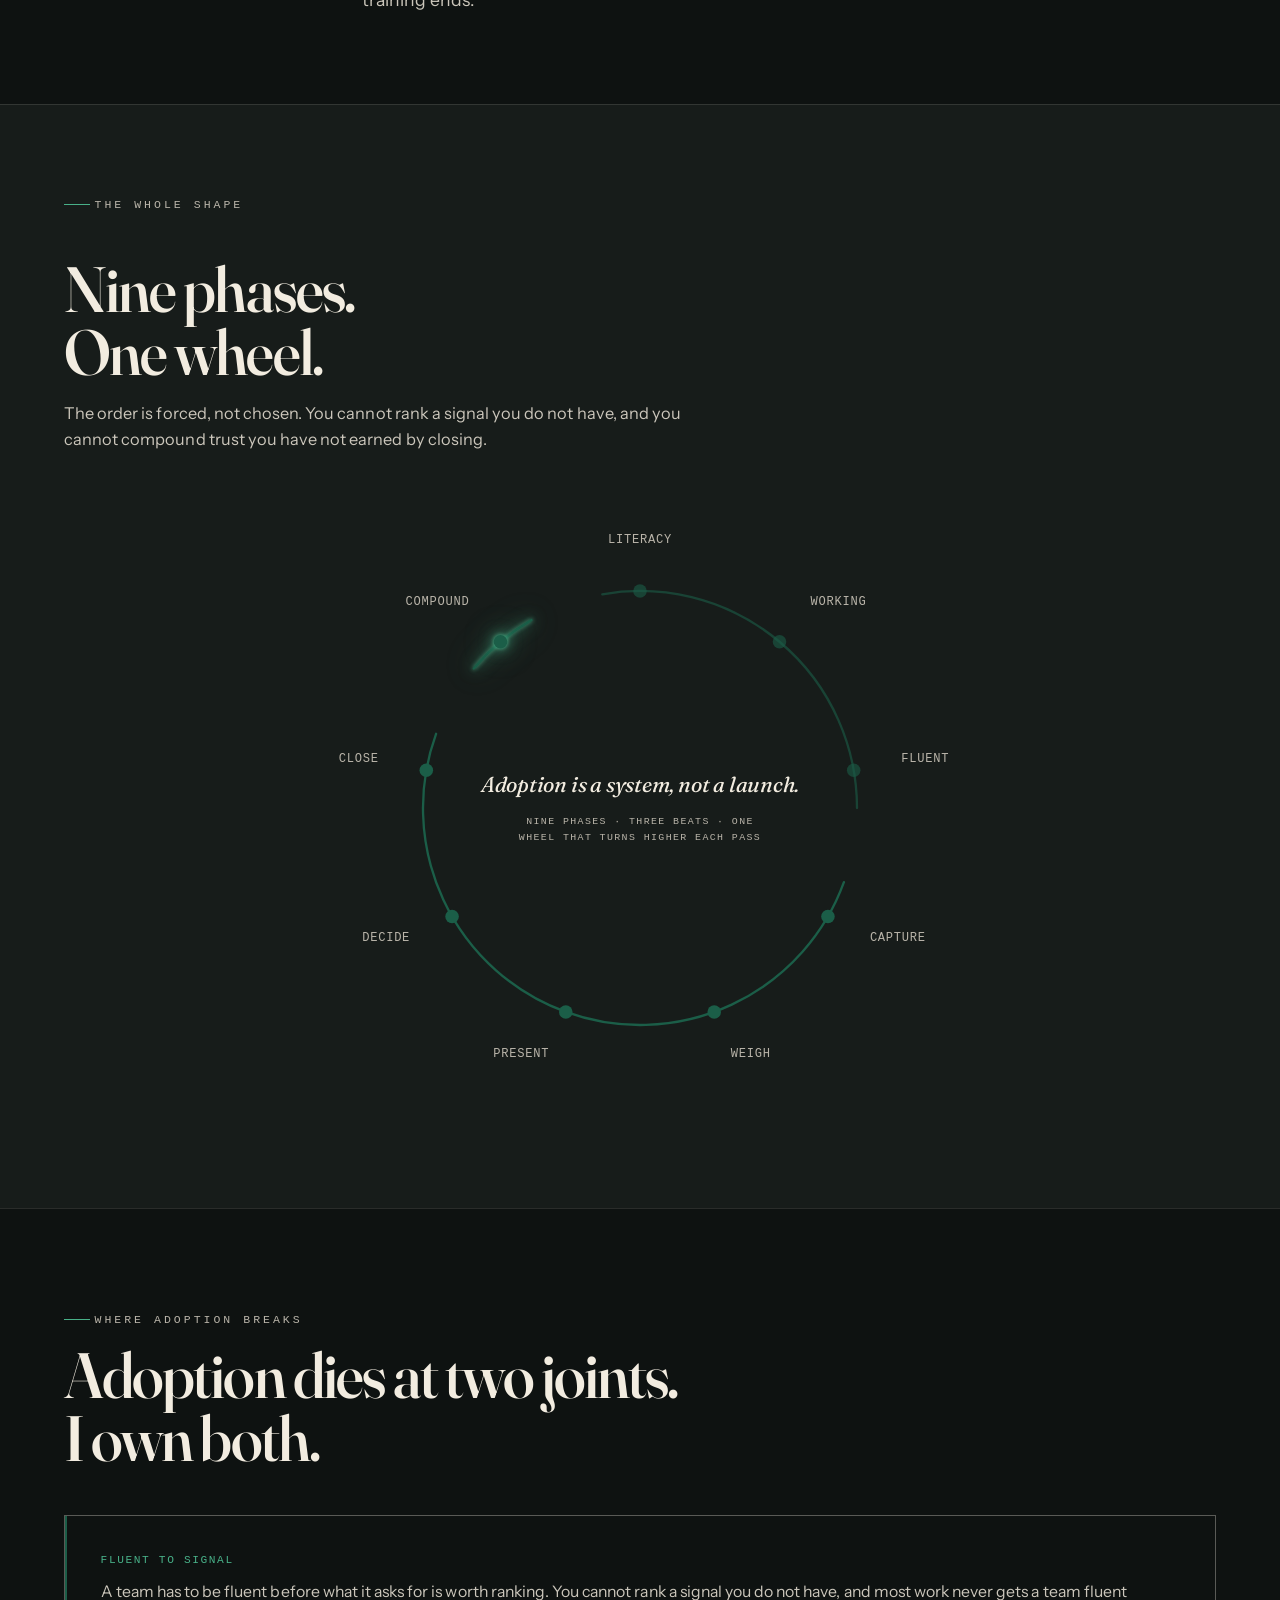
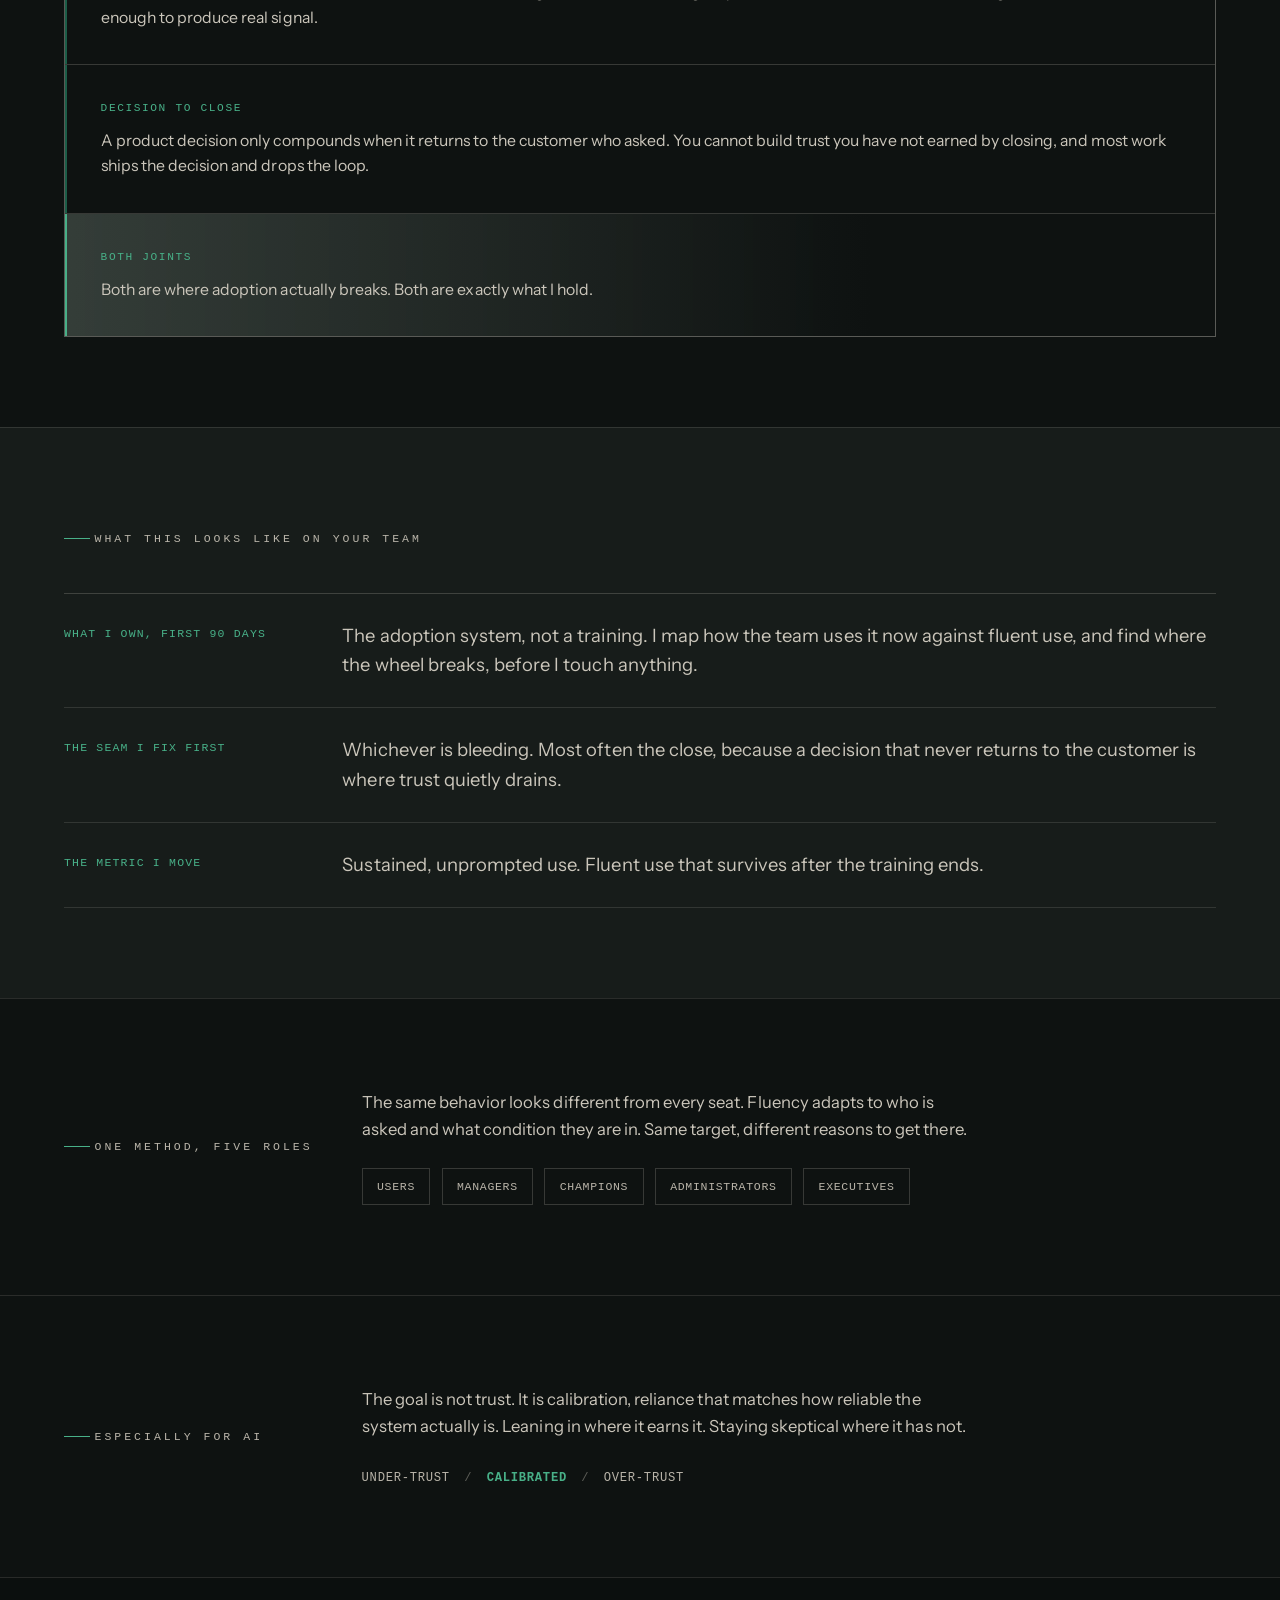
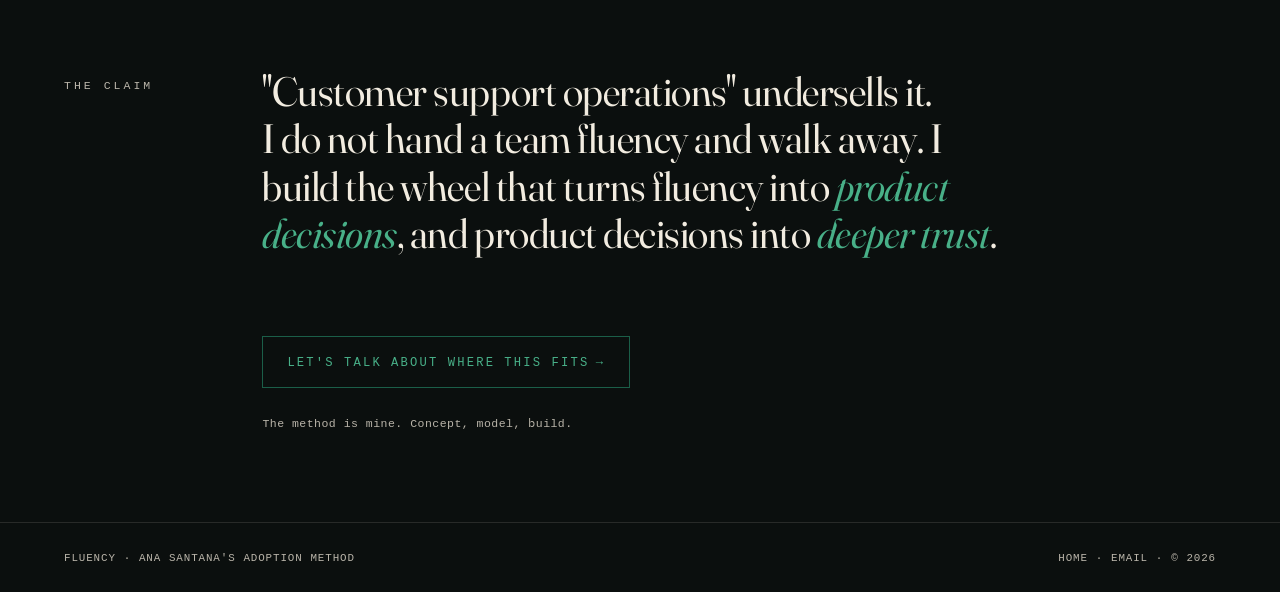
<file: fluency/index.html>
<!doctype html>
<html lang="en">
<head>
<meta charset="utf-8">
<meta name="viewport" content="width=device-width, initial-scale=1">
<link rel="icon" href="/favicon.svg" type="image/svg+xml">
<title>Fluency · Adoption is a system, not a launch · Ana Santana</title>
<script>document.documentElement.classList.add('js')</script>
<meta name="description" content="Fluency is Ana Santana's adoption method. It moves a team from first exposure to sustained, fluent use, then turns what they ask for next into product decisions that close the loop back to them. Concept, model, build, all hers.">
<link rel="canonical" href="https://anasantana.me/fluency/">
<meta property="og:title" content="Fluency · Adoption is a system, not a launch">
<meta property="og:description" content="Ana Santana's adoption method. Nine phases, three beats, one wheel that turns higher each pass. Proof of how she thinks.">
<meta property="og:type" content="article">
<meta property="og:url" content="https://anasantana.me/fluency/">
<meta property="og:image" content="https://anasantana.me/og/fluency.png">
<meta property="og:image:width" content="1200">
<meta property="og:image:height" content="630">
<meta property="og:image:alt" content="Fluency. Adoption is a system, not a launch. Nine phases, one wheel.">
<meta name="twitter:card" content="summary_large_image">
<meta name="twitter:title" content="Fluency · Adoption is a system, not a launch">
<meta name="twitter:description" content="Ana Santana's adoption method. Nine phases, one wheel that turns higher each pass.">
<meta name="twitter:image" content="https://anasantana.me/og/fluency.png">
<link rel="stylesheet" href="/assets/styles.css">
</head>
<body>
<a class="skip" href="#main">Skip to content</a>

<header class="nav">
  <div class="nav__inner">
    <a class="brand" href="/">Ana Santana<span class="dot">.</span> <small>Fluency</small></a>
    <button class="nav__toggle" aria-expanded="false" aria-controls="navlinks">Menu</button>
    <nav class="nav__links" id="navlinks" aria-label="Primary">
      <a class="breadcrumb" href="/"><span class="arw">←</span> Home</a>
      <a href="mailto:hello@anasantana.me">Email me</a>
    </nav>
  </div>
</header>

<main id="main">

  <!-- HERO -->
  <section class="section" style="padding-top: clamp(2.5rem, 6vh, 5rem);">
    <div class="wrap">
      <span class="kicker" data-reveal>The adoption methodology</span>
      <div class="grid" style="margin-top: 1.6rem;">
        <h1 class="display" style="grid-column: 1 / span 11;" data-reveal>Adoption is not<br>a launch. It is a<br><em>system.</em></h1>
      </div>
      <div class="grid" style="margin-top: clamp(2rem, 5vh, 3.25rem);">
        <p class="lede" style="grid-column: 1 / span 8;" data-reveal data-delay="1">
          Fluency designs the conditions that move a specific audience from its
          current behavior to sustained, fluent use, then turns what they ask for
          next into product decisions that close the loop back to them.
        </p>
      </div>
      <div class="grid" style="margin-top: 2rem; align-items: center;">
        <p class="mono muted" style="grid-column: 1 / span 6; font-size: 0.78rem; letter-spacing: 0.06em;" data-reveal data-delay="2">Nine phases. Three beats. One wheel that turns higher each pass.</p>
        <div style="grid-column: 9 / span 4; justify-self: end;" data-reveal data-delay="2">
          <a class="btn btn--green" href="mailto:hello@anasantana.me">Let's talk about where this fits <span class="arw">→</span></a>
        </div>
      </div>
      <p class="mono accent" style="margin-top: clamp(2rem, 5vh, 3rem); font-size: 0.8rem; letter-spacing: 0.08em;" data-reveal data-delay="2">The method is mine. Concept, model, build.</p>
    </div>
  </section>

  <!-- PROOF BAND -->
  <section class="section proofband" aria-label="The record">
    <div class="wrap">
      <span class="kicker" data-reveal>The record</span>
      <div class="proofband__row" data-reveal data-delay="1">
        <div class="proofband__item">
          <div class="proofband__n">30<span class="u">%</span></div>
          <div class="proofband__l">faster onboarding</div>
        </div>
        <div class="proofband__item">
          <div class="proofband__n">93<span class="u">%+</span></div>
          <div class="proofband__l">CSAT against a 90% goal</div>
        </div>
        <div class="proofband__item">
          <div class="proofband__n">Autodesk</div>
          <div class="proofband__l">a team-lead role my rigor opened</div>
        </div>
        <div class="proofband__item">
          <div class="proofband__n">FY22</div>
          <div class="proofband__l">ACS Customer Success Scalability Award</div>
        </div>
      </div>
      <p class="mono muted" style="margin-top: 1.6rem; font-size: 0.72rem; letter-spacing: 0.04em; max-width: 64ch;" data-reveal data-delay="2">Track record, not results the method produced. The Autodesk chapter, FY22.</p>
    </div>
  </section>

  <!-- THE PROBLEM -->
  <section class="section" aria-label="The problem">
    <div class="wrap">
      <div class="grid">
        <span class="kicker" style="grid-column: 1 / span 3;" data-reveal>The problem</span>
        <div class="prose" style="grid-column: 4 / span 8;" data-reveal data-delay="1">
          <p style="font-size: 1.1rem; line-height: 1.6;">Most adoption work stops at "they can use it." Then the dashboard goes
          flat, the team ships another feature, and nothing changes, because
          capability was never the constraint. The system around the behavior was.
          Fluency designs that system: the cues, the sequence, the trust, the
          reinforcement that make a behavior occur, repeat, and survive after the
          training ends.</p>
        </div>
      </div>
    </div>
  </section>

  <!-- THE WHEEL -->
  <section class="section surface" aria-label="The wheel">
    <div class="wrap">
      <div class="eyebrow-row">
        <span class="kicker" data-reveal>The whole shape</span>
      </div>
      <div class="grid" style="margin-bottom: 1rem;">
        <h2 class="display" style="grid-column: 1 / span 9;" data-reveal>Nine phases.<br>One wheel.</h2>
      </div>
      <p class="dim" style="max-width: 58ch; font-size: 1.02rem;" data-reveal data-delay="1">
        The order is forced, not chosen. You cannot rank a signal you do not have,
        and you cannot compound trust you have not earned by closing.
      </p>

      <div class="wheel-block" data-reveal data-delay="1">

        <!-- Base layer: the spine. The accessible truth, the no-JS view, the mobile view. -->
        <ol class="spine" aria-label="The nine phases in three beats">
          <li class="spine__beat">
            <span class="k">Get Fluent <span class="rng">· 01 to 03</span></span>
            <div class="spine__phase"><span class="pn">01</span><span class="pname">Literacy</span><span class="pline">Can they read it. First exposure, the vocabulary.</span></div>
            <div class="spine__phase"><span class="pn">02</span><span class="pname">Working</span><span class="pline">Can they use it with a hand held. Guided, not alone.</span></div>
            <div class="spine__phase"><span class="pn">03</span><span class="pname">Fluent</span><span class="pline">Do they use it unprompted. Independent and sustained.</span></div>
          </li>
          <li class="spine__beat">
            <span class="k">Assay <span class="rng">· 04 to 08</span></span>
            <div class="spine__phase"><span class="pn">04</span><span class="pname">Capture</span><span class="pline">Catch what a fluent team asks for next.</span></div>
            <div class="spine__phase"><span class="pn">05</span><span class="pname">Weigh</span><span class="pline">Rank it by commercial truth, not by volume.</span></div>
            <div class="spine__phase"><span class="pn">06</span><span class="pname">Present</span><span class="pline">Carry the ranked signal to product, legible.</span></div>
            <div class="spine__phase"><span class="pn">07</span><span class="pname">Decide</span><span class="pline">The one manual call. Noise, or worth building. Mine.</span></div>
            <div class="spine__phase"><span class="pn">08</span><span class="pname">Close</span><span class="pline">Report the outcome back to the customer who asked.</span></div>
          </li>
          <li class="spine__beat spine__beat--compound">
            <span class="k">Compound <span class="rng">· 09</span></span>
            <div class="spine__phase"><span class="pn">09</span><span class="pname">Compound</span><span class="pline">The close becomes trust. Trust deepens adoption. The wheel turns again, one turn higher.</span></div>
          </li>
        </ol>

        <!-- Enhancement: the wheel. Drawn only with JS on wide screens. -->
        <div class="wheel-stage">
          <svg class="wheel" viewBox="0 0 640 640" data-wheel role="group" aria-label="Interactive nine-phase wheel. The same nine phases are listed above as text.">
            <g class="wheel__spin">
              <!-- ring: three arcs, one per beat -->
              <path class="wheel__arc wheel__arc--fluent"   d="M 281.1 99.4 A 224 224 0 0 1 544.0 320.0"/>
              <path class="wheel__arc wheel__arc--assay"    d="M 530.5 396.6 A 224 224 0 0 1 109.5 243.4"/>
              <path class="wheel__arc wheel__arc--compound" d="M 148.4 176.0 A 224 224 0 0 1 208.0 126.0"/>

              <!-- nodes -->
              <g class="wheel__node wheel__node--fluent" data-num="01" data-name="Literacy" data-line="Can they read it. First exposure, the vocabulary." role="button" tabindex="0" aria-label="Phase 1, Literacy. Can they read it. First exposure, the vocabulary.">
                <circle class="wheel__ring" cx="320.0" cy="96.0"/><circle class="wheel__dot" cx="320.0" cy="96.0"/>
                <text class="wheel__num" x="320.0" y="96.0">1</text>
                <text class="wheel__label" x="320.0" y="46.0" text-anchor="middle">Literacy</text>
              </g>
              <g class="wheel__node wheel__node--fluent" data-num="02" data-name="Working" data-line="Can they use it with a hand held. Guided, not alone." role="button" tabindex="0" aria-label="Phase 2, Working. Can they use it with a hand held. Guided, not alone.">
                <circle class="wheel__ring" cx="464.0" cy="148.4"/><circle class="wheel__dot" cx="464.0" cy="148.4"/>
                <text class="wheel__num" x="464.0" y="148.4">2</text>
                <text class="wheel__label" x="496.1" y="110.1" text-anchor="start">Working</text>
              </g>
              <g class="wheel__node wheel__node--fluent" data-num="03" data-name="Fluent" data-line="Do they use it unprompted. Independent and sustained." role="button" tabindex="0" aria-label="Phase 3, Fluent. Do they use it unprompted. Independent and sustained.">
                <circle class="wheel__ring" cx="540.6" cy="281.1"/><circle class="wheel__dot" cx="540.6" cy="281.1"/>
                <text class="wheel__num" x="540.6" y="281.1">3</text>
                <text class="wheel__label" x="589.8" y="272.4" text-anchor="start">Fluent</text>
              </g>
              <g class="wheel__node wheel__node--assay" data-num="04" data-name="Capture" data-line="Catch what a fluent team asks for next." role="button" tabindex="0" aria-label="Phase 4, Capture. Catch what a fluent team asks for next.">
                <circle class="wheel__ring" cx="514.0" cy="432.0"/><circle class="wheel__dot" cx="514.0" cy="432.0"/>
                <text class="wheel__num" x="514.0" y="432.0">4</text>
                <text class="wheel__label" x="557.3" y="457.0" text-anchor="start">Capture</text>
              </g>
              <g class="wheel__node wheel__node--assay" data-num="05" data-name="Weigh" data-line="Rank it by commercial truth, not by volume." role="button" tabindex="0" aria-label="Phase 5, Weigh. Rank it by commercial truth, not by volume.">
                <circle class="wheel__ring" cx="396.6" cy="530.5"/><circle class="wheel__dot" cx="396.6" cy="530.5"/>
                <text class="wheel__num" x="396.6" y="530.5">5</text>
                <text class="wheel__label" x="413.7" y="577.5" text-anchor="start">Weigh</text>
              </g>
              <g class="wheel__node wheel__node--assay" data-num="06" data-name="Present" data-line="Carry the ranked signal to product, legible." role="button" tabindex="0" aria-label="Phase 6, Present. Carry the ranked signal to product, legible.">
                <circle class="wheel__ring" cx="243.4" cy="530.5"/><circle class="wheel__dot" cx="243.4" cy="530.5"/>
                <text class="wheel__num" x="243.4" y="530.5">6</text>
                <text class="wheel__label" x="226.3" y="577.5" text-anchor="end">Present</text>
              </g>
              <g class="wheel__node wheel__node--assay" data-num="07" data-name="Decide" data-line="The one manual call. Noise, or worth building. Mine." role="button" tabindex="0" aria-label="Phase 7, Decide. The one manual call. Noise, or worth building. Mine.">
                <circle class="wheel__ring" cx="126.0" cy="432.0"/><circle class="wheel__dot" cx="126.0" cy="432.0"/>
                <text class="wheel__num" x="126.0" y="432.0">7</text>
                <text class="wheel__label" x="82.7" y="457.0" text-anchor="end">Decide</text>
              </g>
              <g class="wheel__node wheel__node--assay" data-num="08" data-name="Close" data-line="Report the outcome back to the customer who asked." role="button" tabindex="0" aria-label="Phase 8, Close. Report the outcome back to the customer who asked.">
                <circle class="wheel__ring" cx="99.4" cy="281.1"/><circle class="wheel__dot" cx="99.4" cy="281.1"/>
                <text class="wheel__num" x="99.4" y="281.1">8</text>
                <text class="wheel__label" x="50.2" y="272.4" text-anchor="end">Close</text>
              </g>
              <g class="wheel__node wheel__node--compound" data-num="09" data-name="Compound" data-line="The close becomes trust. Trust deepens adoption. The wheel turns higher." role="button" tabindex="0" aria-label="Phase 9, Compound. The close becomes trust. Trust deepens adoption. The wheel turns higher.">
                <circle class="wheel__ring" cx="176.0" cy="148.4"/><circle class="wheel__dot" cx="176.0" cy="148.4"/>
                <text class="wheel__num" x="176.0" y="148.4">9</text>
                <text class="wheel__label" x="143.9" y="110.1" text-anchor="end">Compound</text>
              </g>
            </g>
          </svg>

          <!-- center: thesis at rest, phase line when a node is active -->
          <div class="wheel__center" aria-hidden="true">
            <p class="wheel__thesis">Adoption is a system, not a launch.<span>Nine phases · Three beats · One wheel that turns higher each pass</span></p>
            <div class="wheel__phase">
              <div class="pn"></div>
              <div class="pname"></div>
              <div class="pline"></div>
            </div>
          </div>
        </div>
      </div>
    </div>
  </section>

  <!-- THE TWO SEAMS -->
  <section class="section" aria-label="The two seams">
    <div class="wrap">
      <span class="kicker" data-reveal>Where adoption breaks</span>
      <div class="grid" style="margin-top: 1rem;">
        <h2 class="display" style="grid-column: 1 / span 10;" data-reveal>Adoption dies at two joints.<br>I own both.</h2>
      </div>
      <div class="seams" data-reveal data-delay="1">
        <div class="seam">
          <div class="k">Fluent to signal</div>
          <p>A team has to be fluent before what it asks for is worth ranking. You cannot rank a signal you do not have, and most work never gets a team fluent enough to produce real signal.</p>
        </div>
        <div class="seam">
          <div class="k">Decision to close</div>
          <p>A product decision only compounds when it returns to the customer who asked. You cannot build trust you have not earned by closing, and most work ships the decision and drops the loop.</p>
        </div>
        <div class="seam seam--both">
          <div class="k">Both joints</div>
          <p>Both are where adoption actually breaks. Both are exactly what I hold.</p>
        </div>
      </div>
    </div>
  </section>

  <!-- ON YOUR TEAM -->
  <section class="section surface" aria-label="On your team">
    <div class="wrap">
      <span class="kicker" data-reveal>What this looks like on your team</span>
      <ul class="team-lines" data-reveal data-delay="1">
        <li>
          <span class="k">What I own, first 90 days</span>
          <span class="v">The adoption system, not a training. I map how the team uses it now against fluent use, and find where the wheel breaks, before I touch anything.</span>
        </li>
        <li>
          <span class="k">The seam I fix first</span>
          <span class="v">Whichever is bleeding. Most often the close, because a decision that never returns to the customer is where trust quietly drains.</span>
        </li>
        <li>
          <span class="k">The metric I move</span>
          <span class="v">Sustained, unprompted use. Fluent use that survives after the training ends.</span>
        </li>
      </ul>
    </div>
  </section>

  <!-- ONE METHOD, FIVE ROLES -->
  <section class="section" aria-label="One method, five roles">
    <div class="wrap">
      <div class="grid">
        <span class="kicker" style="grid-column: 1 / span 3;" data-reveal>One method, five roles</span>
        <div style="grid-column: 4 / span 8;" data-reveal data-delay="1">
          <p class="dim" style="font-size: 1.04rem; max-width: 56ch;">The same behavior looks different from every seat. Fluency adapts to
          who is asked and what condition they are in. Same target, different
          reasons to get there.</p>
          <div class="chip-row">
            <span class="chip">Users</span>
            <span class="chip">Managers</span>
            <span class="chip">Champions</span>
            <span class="chip">Administrators</span>
            <span class="chip">Executives</span>
          </div>
        </div>
      </div>
    </div>
  </section>

  <!-- CALIBRATED TRUST -->
  <section class="section" aria-label="Calibrated trust">
    <div class="wrap">
      <div class="grid">
        <span class="kicker" style="grid-column: 1 / span 3;" data-reveal>Especially for AI</span>
        <div style="grid-column: 4 / span 8;" data-reveal data-delay="1">
          <p class="dim" style="font-size: 1.04rem; max-width: 56ch;">The goal is not trust. It is calibration, reliance that matches how
          reliable the system actually is. Leaning in where it earns it. Staying
          skeptical where it has not.</p>
          <div class="trust-row" style="display: flex; align-items: center; gap: 0.9rem; margin-top: 1.7rem; font-family: var(--f-mono); font-size: 0.76rem; letter-spacing: 0.06em; text-transform: uppercase; color: var(--bone-dim); flex-wrap: wrap;">
            <span>Under-trust</span><span style="color: var(--line-strong);">/</span>
            <span class="accent" style="font-weight: 600;">Calibrated</span><span style="color: var(--line-strong);">/</span>
            <span>Over-trust</span>
          </div>
        </div>
      </div>
    </div>
  </section>

  <!-- CLOSE -->
  <section class="section well" aria-label="The claim">
    <div class="wrap grid">
      <div style="grid-column: 1 / span 2;" data-reveal><span class="kicker plain">The claim</span></div>
      <blockquote class="pull" style="grid-column: 3 / span 9;" data-reveal data-delay="1">
        "Customer support operations" undersells it. I do not hand a team fluency and walk
        away. I build the wheel that turns fluency into <em>product decisions</em>,
        and product decisions into <em>deeper trust</em>.
      </blockquote>
      <div style="grid-column: 3 / span 9; margin-top: 2.5rem;" data-reveal data-delay="2">
        <a class="btn btn--green" href="mailto:hello@anasantana.me">Let's talk about where this fits <span class="arw">→</span></a>
        <p class="provenance" style="text-align: left; margin-top: 1.6rem;">The method is mine. Concept, model, build.</p>
      </div>
    </div>
  </section>

</main>

<footer class="footer">
  <div class="wrap">
    <div class="footer__bar">
      <span>Fluency · Ana Santana's adoption method</span>
      <span><a href="/">Home</a> · <a href="mailto:hello@anasantana.me">Email</a> · © <span data-year>2026</span></span>
    </div>
  </div>
</footer>

<script src="/assets/app.js"></script>
</body>
</html>
</file>
<file: assets/styles.css>
/* =========================================================================
   anasantana.me — shared design system
   One voice across the domain. Dark green-on-ink, warm ivory text.
   Fraunces (display) · Instrument Sans (body) · IBM Plex Mono (labels/data)
   Tokens are the authority. See site-spec.md Section 3.
   ========================================================================= */

/* ------------------------------------------------------------------ fonts */
@font-face {
  font-family: "Fraunces";
  font-style: normal;
  font-weight: 300 600;
  font-display: swap;
  src: url("fonts/fraunces-latin.woff2") format("woff2");
}
@font-face {
  font-family: "Fraunces";
  font-style: italic;
  font-weight: 300 600;
  font-display: swap;
  src: url("fonts/fraunces-italic-latin.woff2") format("woff2");
}
@font-face {
  font-family: "Instrument Sans";
  font-style: normal;
  font-weight: 400 700;
  font-display: swap;
  src: url("fonts/instrumentsans.woff2") format("woff2");
}
@font-face {
  font-family: "IBM Plex Mono";
  font-style: normal;
  font-weight: 400;
  font-display: swap;
  src: url("fonts/ibmplexmono-400.woff2") format("woff2");
}
@font-face {
  font-family: "IBM Plex Mono";
  font-style: normal;
  font-weight: 500;
  font-display: swap;
  src: url("fonts/ibmplexmono-500.woff2") format("woff2");
}
@font-face {
  font-family: "IBM Plex Mono";
  font-style: normal;
  font-weight: 600;
  font-display: swap;
  src: url("fonts/ibmplexmono-600.woff2") format("woff2");
}

/* ----------------------------------------------------------------- tokens */
:root {
  /* ground — near-black with a whisper of green, never pure black */
  --ink:      #0E1211;
  --surface:  #171C1A;   /* raised cards and blocks, elevation by lightness */
  --well:     #0B0F0E;   /* footer / deepest wells */

  /* text — warm ivory, never pure white */
  --bone:     #F2ECE0;   /* primary text */
  --bone-mid: #CBC6BB;   /* body prose, one step down */
  --bone-dim: #B9B4A9;   /* secondary text and captions */

  /* accent — one green hue, two stops. A ramp, not two colors. */
  --green:     #1B5E48;  /* fills, CTA, wheel arcs and nodes */
  --green-lit: #48B088;  /* the accent word, the glow, any green read as text */
  --green-dim: #2C6B54;  /* quiet green borders */

  /* lines — bone at low alpha */
  --line:        rgba(242, 236, 224, 0.12);
  --line-2:      rgba(242, 236, 224, 0.18);
  --line-strong: rgba(242, 236, 224, 0.34);

  /* type */
  --f-display: "Fraunces", "Georgia", "Times New Roman", serif;
  --f-text:    "Instrument Sans", system-ui, -apple-system, sans-serif;
  --f-mono:    "IBM Plex Mono", ui-monospace, "SFMono-Regular", Menlo, monospace;

  /* rhythm */
  --pad:  clamp(1.25rem, 5vw, 6rem);
  --maxw: 1320px;
  --ease: cubic-bezier(0.22, 1, 0.36, 1);
}

/* ------------------------------------------------------------------ reset */
*, *::before, *::after { box-sizing: border-box; }
* { margin: 0; }
html { -webkit-text-size-adjust: 100%; scroll-behavior: smooth; }

/* signature masthead — one decisive green stroke on every page */
html::before {
  content: ""; position: fixed; inset: 0 0 auto 0; height: 3px;
  background: var(--green); z-index: 10000; pointer-events: none;
}
body { margin-top: 3px; }

@media (prefers-reduced-motion: reduce) {
  html { scroll-behavior: auto; }
  *, *::before, *::after { animation: none !important; transition: none !important; }
}

body {
  background: var(--ink);
  color: var(--bone);
  font-family: var(--f-text);
  font-weight: 400;
  font-size: clamp(1.02rem, 0.55vw + 0.9rem, 1.15rem);
  line-height: 1.62;
  letter-spacing: 0.002em;
  -webkit-font-smoothing: antialiased;
  text-rendering: optimizeLegibility;
  overflow-x: hidden;
}

/* faint film grain over the whole canvas */
body::before {
  content: ""; position: fixed; inset: 0; z-index: 9999;
  pointer-events: none; opacity: 0.03; mix-blend-mode: overlay;
  background-image: url("data:image/svg+xml;utf8,<svg xmlns='http://www.w3.org/2000/svg' width='160' height='160'><filter id='n'><feTurbulence type='fractalNoise' baseFrequency='0.82' numOctaves='2' stitchTiles='stitch'/></filter><rect width='100%25' height='100%25' filter='url(%23n)'/></svg>");
}
/* faint green vignette from the top */
body::after {
  content: ""; position: fixed; inset: 0 0 auto 0; height: 62vh;
  z-index: -1; pointer-events: none;
  background: radial-gradient(120% 80% at 78% -8%, rgba(27, 94, 72, 0.14), transparent 60%);
}

img { max-width: 100%; display: block; }
a { color: inherit; }
::selection { background: var(--green); color: var(--bone); }

/* ----------------------------------------------------------------- layout */
.wrap { max-width: var(--maxw); margin-inline: auto; padding-inline: var(--pad); }
.section { padding-block: clamp(4rem, 10vh, 8.5rem); position: relative; }
.section + .section { border-top: 1px solid var(--line); }
.hairline { border-top: 1px solid var(--line); }

.grid { display: grid; grid-template-columns: repeat(12, 1fr); gap: clamp(1.5rem, 3vw, 3.25rem); }
@media (max-width: 820px) { .grid { grid-template-columns: repeat(6, 1fr); gap: 1.75rem; } }

.surface { background: var(--surface); }
.well    { background: var(--well); }

/* ------------------------------------------------------------------- type */
.display {
  font-family: var(--f-display);
  font-weight: 540;
  line-height: 0.98;
  letter-spacing: -0.03em;
  font-variation-settings: "SOFT" 0, "WONK" 1, "opsz" 144;
  text-wrap: balance;
}
.display em { font-style: italic; font-weight: 380; letter-spacing: -0.012em; color: var(--green-lit); }
h1.display { font-size: clamp(2.7rem, 8vw, 7.4rem); }
h2.display { font-size: clamp(2rem, 5vw, 4rem); }
h3.display { font-size: clamp(1.4rem, 2.6vw, 2.2rem); font-weight: 560; letter-spacing: -0.02em; }

.lede {
  font-family: var(--f-text);
  font-weight: 380;
  font-size: clamp(1.22rem, 1.3vw + 1rem, 1.85rem);
  line-height: 1.45;
  letter-spacing: -0.002em;
  color: var(--bone);
  text-wrap: pretty;
}
.prose p { max-width: 62ch; color: var(--bone-mid); text-wrap: pretty; }
.prose p + p { margin-top: 1.1em; }
.prose strong, .prose em.mark { color: var(--bone); font-weight: 600; font-style: normal; }
em.italic { font-style: italic; }

/* utility mono labels */
.mono { font-family: var(--f-mono); }
.kicker {
  font-family: var(--f-mono);
  font-size: 0.72rem; font-weight: 500;
  letter-spacing: 0.26em; text-transform: uppercase;
  color: var(--bone-dim);
  display: inline-flex; align-items: center; gap: 0.7ch;
}
.kicker::before {
  content: ""; width: 1.6rem; height: 1px;
  background: var(--green-lit); display: inline-block;
}
.kicker.plain::before { display: none; }
.num {
  font-family: var(--f-mono); font-weight: 500;
  font-variant-numeric: tabular-nums; letter-spacing: 0.02em;
  color: var(--green-lit);
}

.accent { color: var(--green-lit); }
.muted  { color: var(--bone-dim); }
.dim    { color: var(--bone-mid); }

/* ------------------------------------------------------------------ links */
.link {
  font-family: var(--f-mono); font-size: 0.78rem;
  letter-spacing: 0.14em; text-transform: uppercase; text-decoration: none;
  color: var(--bone); position: relative; padding-bottom: 3px;
  display: inline-flex; align-items: center; gap: 0.7ch;
}
.link::after {
  content: ""; position: absolute; left: 0; bottom: 0;
  width: 100%; height: 1px; background: var(--green-lit);
  transform: scaleX(0); transform-origin: left;
  transition: transform 0.45s var(--ease);
}
.link:hover::after { transform: scaleX(1); }
.link .arw { transition: transform 0.4s var(--ease); color: var(--green-lit); }
.link:hover .arw { transform: translateX(4px); }

/* inline prose links */
.tlink {
  color: var(--bone); text-decoration: none;
  background-image: linear-gradient(var(--green-lit), var(--green-lit));
  background-size: 100% 1px; background-position: 0 1.15em; background-repeat: no-repeat;
  transition: background-size 0.4s var(--ease), color 0.4s var(--ease);
  padding-bottom: 1px;
}
.tlink:hover { background-size: 100% 100%; color: var(--ink); }

/* buttons */
.btn {
  font-family: var(--f-mono); font-size: 0.76rem; font-weight: 500;
  letter-spacing: 0.18em; text-transform: uppercase; text-decoration: none;
  color: var(--bone); border: 1px solid var(--line-strong);
  padding: 0.95rem 1.5rem; display: inline-flex; align-items: center; gap: 0.9ch;
  background: transparent; cursor: pointer;
  transition: background 0.35s var(--ease), color 0.35s var(--ease), border-color 0.35s var(--ease);
}
.btn:hover { background: var(--bone); color: var(--ink); border-color: var(--bone); }
.btn .arw { transition: transform 0.4s var(--ease); }
.btn:hover .arw { transform: translateX(4px); }
.btn--green { border-color: var(--green); color: var(--green-lit); }
.btn--green:hover { background: var(--green); color: var(--bone); border-color: var(--green); }

/* -------------------------------------------------------------------- nav */
.nav {
  position: sticky; top: 0; z-index: 99;
  background: color-mix(in srgb, var(--ink) 84%, transparent);
  backdrop-filter: blur(9px) saturate(1.1);
  border-bottom: 1px solid var(--line);
}
.nav__inner {
  max-width: var(--maxw); margin-inline: auto;
  padding: 0.9rem var(--pad);
  display: flex; align-items: center; justify-content: space-between; gap: 1.5rem;
}
.brand {
  font-family: var(--f-display); font-weight: 500; font-size: 1.3rem;
  letter-spacing: -0.01em; text-decoration: none; color: var(--bone);
  display: inline-flex; align-items: baseline; gap: 0.6ch;
}
.brand .dot { color: var(--green-lit); }
.brand small {
  font-family: var(--f-mono); font-size: 0.6rem; letter-spacing: 0.22em;
  text-transform: uppercase; color: var(--bone-dim); align-self: center;
}
.nav__links { display: flex; align-items: center; gap: clamp(1rem, 1.8vw, 2rem); }
.nav__links a {
  font-family: var(--f-mono); font-size: 0.72rem; letter-spacing: 0.12em;
  text-transform: uppercase; text-decoration: none; color: var(--bone-dim);
  position: relative; padding: 0.4rem 0; transition: color 0.3s var(--ease);
}
.nav__links a:hover { color: var(--bone); }
.nav__links a[aria-current="page"] { color: var(--bone); }
.nav__links a[aria-current="page"]::after {
  content: ""; position: absolute; left: 0; right: 0; bottom: -2px;
  height: 1px; background: var(--green-lit);
}
.nav__toggle {
  display: none; background: none; border: 1px solid var(--line-2);
  color: var(--bone); font-family: var(--f-mono); font-size: 0.7rem;
  letter-spacing: 0.14em; text-transform: uppercase; padding: 0.55rem 0.85rem; cursor: pointer;
}
.breadcrumb {
  font-family: var(--f-mono); font-size: 0.72rem; letter-spacing: 0.12em;
  text-transform: uppercase; color: var(--bone-dim); text-decoration: none;
  display: inline-flex; align-items: center; gap: 0.6ch; transition: color 0.3s var(--ease);
}
.breadcrumb:hover { color: var(--bone); }
.breadcrumb .arw { color: var(--green-lit); }

@media (max-width: 1080px) {
  .nav__links {
    position: fixed; top: 0; right: 0; left: auto; bottom: auto;
    height: 100vh; height: 100dvh; width: min(84vw, 380px);
    flex-direction: column; align-items: flex-start; justify-content: center;
    gap: 1.4rem; padding: 2rem var(--pad);
    background: var(--surface); border-left: 1px solid var(--line);
    transform: translateX(100%); transition: transform 0.5s var(--ease);
  }
  .nav__links.open { transform: translateX(0); }
  .nav__links a { font-size: 0.95rem; }
  .nav__toggle { display: inline-block; z-index: 101; }
}

/* ----------------------------------------------------------------- footer */
.footer { background: var(--well); border-top: 1px solid var(--line); }
.footer__bar {
  padding-block: 1.6rem; display: flex; flex-wrap: wrap; gap: 1rem;
  justify-content: space-between; align-items: center;
  font-family: var(--f-mono); font-size: 0.68rem; letter-spacing: 0.08em;
  color: var(--bone-dim); text-transform: uppercase;
}
.footer__bar a { color: var(--bone-dim); text-decoration: none; transition: color 0.3s var(--ease); }
.footer__bar a:hover { color: var(--green-lit); }

/* ----------------------------------------------------------------- reveal */
[data-reveal] {
  opacity: 0; transform: translateY(18px);
  transition: opacity 0.9s var(--ease), transform 0.9s var(--ease);
}
[data-reveal].in { opacity: 1; transform: none; }
[data-reveal][data-delay="1"] { transition-delay: 0.08s; }
[data-reveal][data-delay="2"] { transition-delay: 0.16s; }
[data-reveal][data-delay="3"] { transition-delay: 0.24s; }
[data-reveal][data-delay="4"] { transition-delay: 0.32s; }

/* ------------------------------------------------------------------- bits */
.eyebrow-row {
  display: flex; align-items: center; justify-content: space-between;
  gap: 1rem; flex-wrap: wrap; margin-bottom: clamp(2rem, 5vh, 3.5rem);
}
.rule { height: 1px; background: var(--line); border: 0; }
.tag {
  font-family: var(--f-mono); font-size: 0.66rem; letter-spacing: 0.16em;
  text-transform: uppercase; color: var(--bone-dim);
  border: 1px solid var(--line-2); padding: 0.35rem 0.7rem; display: inline-block;
}
.chip-row { display: flex; flex-wrap: wrap; gap: 0.7rem; margin-top: 1.6rem; }
.chip {
  font-family: var(--f-mono); font-size: 0.72rem; letter-spacing: 0.06em;
  text-transform: uppercase; border: 1px solid var(--line-2);
  padding: 0.5rem 0.9rem; color: var(--bone-dim);
}

/* framed panel */
.panel { border: 1px solid var(--line-2); padding: clamp(1.6rem, 3vw, 2.6rem); background: var(--surface); position: relative; }
.corner-mark::before, .corner-mark::after {
  content: ""; position: absolute; width: 9px; height: 9px; border: 1px solid var(--green-lit);
}
.corner-mark::before { top: -1px; left: -1px; border-right: 0; border-bottom: 0; }
.corner-mark::after  { bottom: -1px; right: -1px; border-left: 0; border-top: 0; }

/* pull quote */
.pull {
  font-family: var(--f-display); font-weight: 380;
  font-size: clamp(1.6rem, 3.2vw, 2.9rem); line-height: 1.16;
  letter-spacing: -0.012em; text-wrap: balance;
  font-variation-settings: "SOFT" 30, "WONK" 0, "opsz" 90;
}
.pull em { font-style: italic; color: var(--green-lit); }

/* skip link + focus */
.skip { position: absolute; left: -9999px; top: 0; }
.skip:focus { left: 1rem; top: 1rem; z-index: 999; background: var(--green); color: var(--bone); padding: 0.6rem 1rem; font-family: var(--f-mono); font-size: 0.75rem; }
:focus-visible { outline: 2px solid var(--green-lit); outline-offset: 3px; border-radius: 2px; }

/* =========================================================================
   Home hero — copy left, portrait lower-right; stacks cleanly on mobile
   ========================================================================= */
.hero__copy { grid-column: 1 / span 8; }
.hero__portrait { grid-column: 9 / span 4; justify-self: end; }
.hero__img {
  width: 100%; max-width: 300px; box-sizing: border-box;
  padding: 8px; background: var(--surface);
  border: 1px solid var(--line-strong);
}
@media (max-width: 820px) {
  .hero__copy { grid-column: 1 / -1; }
  .hero__portrait { grid-column: 1 / -1; justify-self: start; margin-top: 1rem; }
  .hero__img { max-width: 220px; }
}

/* =========================================================================
   Proof band — big numerals, one editorial row. Scrubbed figures only.
   ========================================================================= */
.proofband { background: var(--surface); }
.proofband__row {
  display: grid; grid-template-columns: repeat(4, 1fr);
  gap: clamp(1.5rem, 3vw, 2.75rem); margin-top: clamp(1.8rem, 4vh, 2.6rem);
}
.proofband__item { border-top: 1px solid var(--line-2); padding-top: 1.1rem; }
.proofband__n {
  font-family: var(--f-display); font-weight: 460;
  font-size: clamp(2.2rem, 4.4vw, 3.6rem); line-height: 0.92;
  letter-spacing: -0.02em; color: var(--bone);
}
.proofband__n .u { color: var(--green-lit); }
.proofband__l {
  font-family: var(--f-mono); font-size: 0.72rem; letter-spacing: 0.05em;
  color: var(--bone-dim); margin-top: 0.9rem; line-height: 1.5; text-transform: none;
}
@media (max-width: 820px) {
  .proofband__row { grid-template-columns: 1fr 1fr; gap: 1.5rem 1.75rem; }
}
@media (max-width: 460px) {
  .proofband__row { grid-template-columns: 1fr; }
}

/* =========================================================================
   Case cards / index rows (how I think)
   ========================================================================= */
.cases { display: grid; gap: 1.25rem; margin-top: clamp(2rem, 5vh, 3rem); }
.case { background: var(--surface); border: 1px solid var(--line-2); padding: clamp(1.6rem, 3vw, 2.2rem); }
.case .n { font-family: var(--f-mono); font-size: 0.72rem; letter-spacing: 0.06em; color: var(--green-lit); font-weight: 500; }
.case h3 { margin-top: 0.7rem; font-family: var(--f-display); font-weight: 520; font-size: clamp(1.2rem, 2vw, 1.5rem); letter-spacing: -0.015em; }
.case p { margin-top: 0.8rem; color: var(--bone-mid); font-size: 0.99rem; }
.invite { margin-top: clamp(1.6rem, 4vh, 2.4rem); color: var(--bone); }
.invite em { font-style: italic; color: var(--bone-mid); }

/* four AI moves */
.moves {
  margin-top: clamp(2rem, 5vh, 3rem);
  display: grid; grid-template-columns: 1fr 1fr; gap: 1px;
  background: var(--line-2); border: 1px solid var(--line-2);
}
.move { background: var(--ink); padding: 1.5rem 1.6rem; }
.move h3 { font-family: var(--f-display); font-weight: 520; font-size: 1.2rem; }
.move h3 .dot { color: var(--green-lit); }
.move p { margin-top: 0.5rem; color: var(--bone-dim); font-size: 0.95rem; line-height: 1.55; }
@media (max-width: 720px) { .moves { grid-template-columns: 1fr; } }

/* flagship card */
.flagship { display: block; margin-top: clamp(2rem, 5vh, 3rem); max-width: 760px; margin-inline: auto; }
.flag-card {
  display: block; text-decoration: none; color: inherit;
  border: 1px solid var(--line-2); background: var(--surface);
  padding: clamp(1.8rem, 3.5vw, 2.8rem);
  transition: border-color 0.3s var(--ease), transform 0.3s var(--ease), background 0.3s var(--ease);
}
.flag-card:hover { border-color: var(--green); transform: translateY(-2px); }
.flag-card .tag { color: var(--green-lit); border-color: var(--green-dim); }
.flag-card h3 { margin-top: 1rem; font-family: var(--f-display); font-weight: 540; font-size: clamp(1.5rem, 3vw, 2.1rem); letter-spacing: -0.02em; }
.flag-card p { margin-top: 0.9rem; color: var(--bone-mid); max-width: 60ch; }
.flag-card .go { margin-top: 1.4rem; font-family: var(--f-mono); font-size: 0.74rem; letter-spacing: 0.06em; text-transform: uppercase; color: var(--green-lit); display: inline-flex; align-items: center; gap: 0.6ch; }
.flag-card:hover .go .arw { transform: translateX(4px); }
.flag-card .go .arw { transition: transform 0.4s var(--ease); }
.provenance { margin-top: 1.2rem; text-align: center; font-family: var(--f-mono); font-size: 0.72rem; letter-spacing: 0.04em; color: var(--bone-dim); }

/* contact */
.contact-links { margin-top: clamp(1.6rem, 4vh, 2.2rem); display: flex; gap: 0.9rem; flex-wrap: wrap; }

/* =========================================================================
   The two seams (fluency)
   ========================================================================= */
.seams { display: grid; gap: 1px; margin-top: clamp(2rem, 5vh, 3rem); background: var(--line-2); border: 1px solid var(--line-2); }
.seam { background: var(--ink); padding: clamp(1.5rem, 3vw, 2.1rem); border-left: 2px solid var(--green); }
.seam .k { font-family: var(--f-mono); font-size: 0.7rem; letter-spacing: 0.14em; text-transform: uppercase; color: var(--green-lit); }
.seam p { margin-top: 0.7rem; color: var(--bone-mid); font-size: 0.99rem; }
.seam--both { border-left-color: var(--green-lit); background: linear-gradient(90deg, rgba(27,94,72,0.10), var(--ink) 70%); }

/* on your team */
.team-lines { list-style: none; padding: 0; margin-top: clamp(2rem, 5vh, 3rem); border-top: 1px solid var(--line-2); }
.team-lines li { border-bottom: 1px solid var(--line); padding: clamp(1.3rem, 3vh, 1.9rem) 0; display: grid; grid-template-columns: minmax(0, 15rem) 1fr; gap: clamp(1rem, 3vw, 2.5rem); }
.team-lines .k { font-family: var(--f-mono); font-size: 0.72rem; letter-spacing: 0.1em; text-transform: uppercase; color: var(--green-lit); padding-top: 0.2rem; }
.team-lines .v { color: var(--bone-mid); }
@media (max-width: 720px) { .team-lines li { grid-template-columns: 1fr; gap: 0.4rem; } }

/* =========================================================================
   The nine-phase wheel (fluency signature)
   ========================================================================= */
.wheel-block { margin-top: clamp(2rem, 5vh, 3rem); }

/* spine — the semantic base, no-JS view, and mobile view */
.spine { list-style: none; padding: 0; border-top: 1px solid var(--line-2); }
.spine__beat { border-bottom: 1px solid var(--line); padding: clamp(1.4rem, 3vh, 2rem) 0; }
.spine__beat > .k { font-family: var(--f-mono); font-size: 0.7rem; letter-spacing: 0.14em; text-transform: uppercase; color: var(--green-lit); display: block; margin-bottom: 1rem; }
.spine__beat > .k .rng { color: var(--bone-dim); }
.spine__phase { display: grid; grid-template-columns: 2.5rem 1fr; gap: 0.4rem 1rem; padding: 0.55rem 0; align-items: baseline; }
.spine__phase .pn { font-family: var(--f-mono); font-size: 0.8rem; color: var(--green-lit); }
.spine__phase .pname { font-family: var(--f-display); font-weight: 500; font-size: 1.08rem; letter-spacing: -0.01em; }
.spine__phase .pline { grid-column: 2; color: var(--bone-dim); font-size: 0.94rem; }
.spine__beat--compound { border-left: 2px solid var(--green-lit); padding-left: 1rem; background: linear-gradient(90deg, rgba(72,176,136,0.06), transparent 70%); }

/* wheel stage — enhancement only (JS + wide) */
.wheel-stage { display: none; position: relative; max-width: 620px; margin: clamp(1rem, 3vh, 2rem) auto 0; }
.js .wheel-stage { display: block; }
@media (max-width: 879px) { .js .wheel-stage { display: none; } }

.js .spine { display: block; }
@media (min-width: 880px) { .js .spine { display: none; } }

.wheel { width: 100%; height: auto; display: block; overflow: visible; }
.wheel__spin { transform-box: view-box; transform-origin: 320px 320px; }
.js .wheel[data-animate="on"] .wheel__spin { animation: wheel-in 2.4s var(--ease) both; }
@keyframes wheel-in { from { transform: rotate(-360deg); } to { transform: rotate(0); } }
@media (prefers-reduced-motion: reduce) { .js .wheel .wheel__spin { animation: none !important; } }

/* the ring, three arcs, one per beat */
.wheel__arc { fill: none; stroke: var(--green); stroke-width: 2.4; stroke-linecap: round; }
.wheel__arc--fluent   { opacity: 0.6; }
.wheel__arc--assay    { opacity: 1; }
.wheel__arc--compound { opacity: 1; filter: drop-shadow(0 0 2px var(--green-lit)) drop-shadow(0 0 7px rgba(72,176,136,0.55)) drop-shadow(0 0 15px rgba(72,176,136,0.32)); }

/* nodes */
.wheel__node { cursor: pointer; }
.wheel__dot { fill: var(--green); r: 7; transition: r 0.35s var(--ease), fill 0.35s var(--ease); }
.wheel__node--fluent .wheel__dot { opacity: 0.6; }
.wheel__node--compound .wheel__dot { filter: drop-shadow(0 0 2px var(--green-lit)) drop-shadow(0 0 7px rgba(72,176,136,0.6)) drop-shadow(0 0 15px rgba(72,176,136,0.35)); }
.js .wheel__node--compound .wheel__dot { animation: compound-breathe 3.6s ease-in-out infinite; }
@keyframes compound-breathe { 0%, 100% { opacity: 0.85; } 50% { opacity: 1; } }
@media (prefers-reduced-motion: reduce) { .js .wheel__node--compound .wheel__dot { animation: none !important; } }

.wheel__ring { fill: none; stroke: var(--green-lit); stroke-width: 1.5; r: 16; opacity: 0; transition: opacity 0.3s var(--ease); }
.wheel__num { font-family: var(--f-mono); font-size: 10px; fill: var(--ink); font-weight: 600; text-anchor: middle; dominant-baseline: central; opacity: 0; transition: opacity 0.3s var(--ease); }
.wheel__label { font-family: var(--f-mono); font-size: 12.5px; letter-spacing: 0.06em; text-transform: uppercase; fill: var(--bone-dim); transition: fill 0.3s var(--ease); }

/* active state: node scales, siblings drop to 40% */
.wheel[data-active="on"] .wheel__node { opacity: 0.4; }
.wheel[data-active="on"] .wheel__node.is-on { opacity: 1; }
.wheel__node.is-on .wheel__dot { r: 11; }
.wheel__node.is-on .wheel__ring { opacity: 1; }
.wheel__node.is-on .wheel__num { opacity: 1; }
.wheel__node.is-on .wheel__label { fill: var(--bone); }
.wheel__node:hover .wheel__dot { r: 11; }
.wheel__node:focus { outline: none; }
.wheel__node:focus-visible .wheel__ring { opacity: 1; }

/* center — thesis at rest, phase line when active (HTML overlay) */
.wheel__center {
  position: absolute; inset: 0; display: flex; flex-direction: column;
  align-items: center; justify-content: center; text-align: center;
  padding: 0 24%; pointer-events: none;
}
.wheel__thesis {
  font-family: var(--f-display); font-weight: 420; font-style: italic;
  font-size: clamp(0.95rem, 2.2vw, 1.35rem); line-height: 1.28;
  letter-spacing: -0.01em; color: var(--bone); text-wrap: balance;
}
.wheel__thesis span { display: block; font-family: var(--f-mono); font-style: normal; font-weight: 500; font-size: 0.62rem; letter-spacing: 0.14em; text-transform: uppercase; color: var(--bone-dim); margin-top: 0.9rem; line-height: 1.6; }
.wheel__phase { display: none; }
.wheel__phase .pn { font-family: var(--f-mono); font-size: 0.64rem; letter-spacing: 0.16em; text-transform: uppercase; color: var(--green-lit); }
.wheel__phase .pname { font-family: var(--f-display); font-weight: 540; font-size: clamp(1.1rem, 2.6vw, 1.6rem); letter-spacing: -0.02em; margin-top: 0.5rem; }
.wheel__phase .pline { color: var(--bone-mid); font-size: 0.9rem; margin-top: 0.6rem; line-height: 1.4; }
.wheel-stage.is-active .wheel__thesis { display: none; }
.wheel-stage.is-active .wheel__phase { display: block; }

/* certificate thumbnail (proof band, optional) */
.cert { display: inline-flex; align-items: center; gap: 0.8ch; margin-top: 1rem; font-family: var(--f-mono); font-size: 0.7rem; letter-spacing: 0.04em; color: var(--bone-dim); text-decoration: none; }
.cert img { width: 40px; height: auto; border: 1px solid var(--line-2); }

/* =========================================================================
   Connective-tissue band (home) — re-skinned green
   ========================================================================= */
.tissue-band { background: var(--well); }
.tissue-poles { display: flex; justify-content: space-between; gap: 1rem; margin-bottom: 0.6rem; }
.tissue-poles span { font-family: var(--f-mono); font-size: 0.72rem; letter-spacing: 0.14em; text-transform: uppercase; color: var(--bone-dim); }
.tissue-poles span.r { color: var(--bone); }
.fibers { display: block; width: 100%; height: auto; }
.tissue-sub { margin-top: 1.6rem; color: var(--bone-mid); max-width: 44ch; }
</file>
